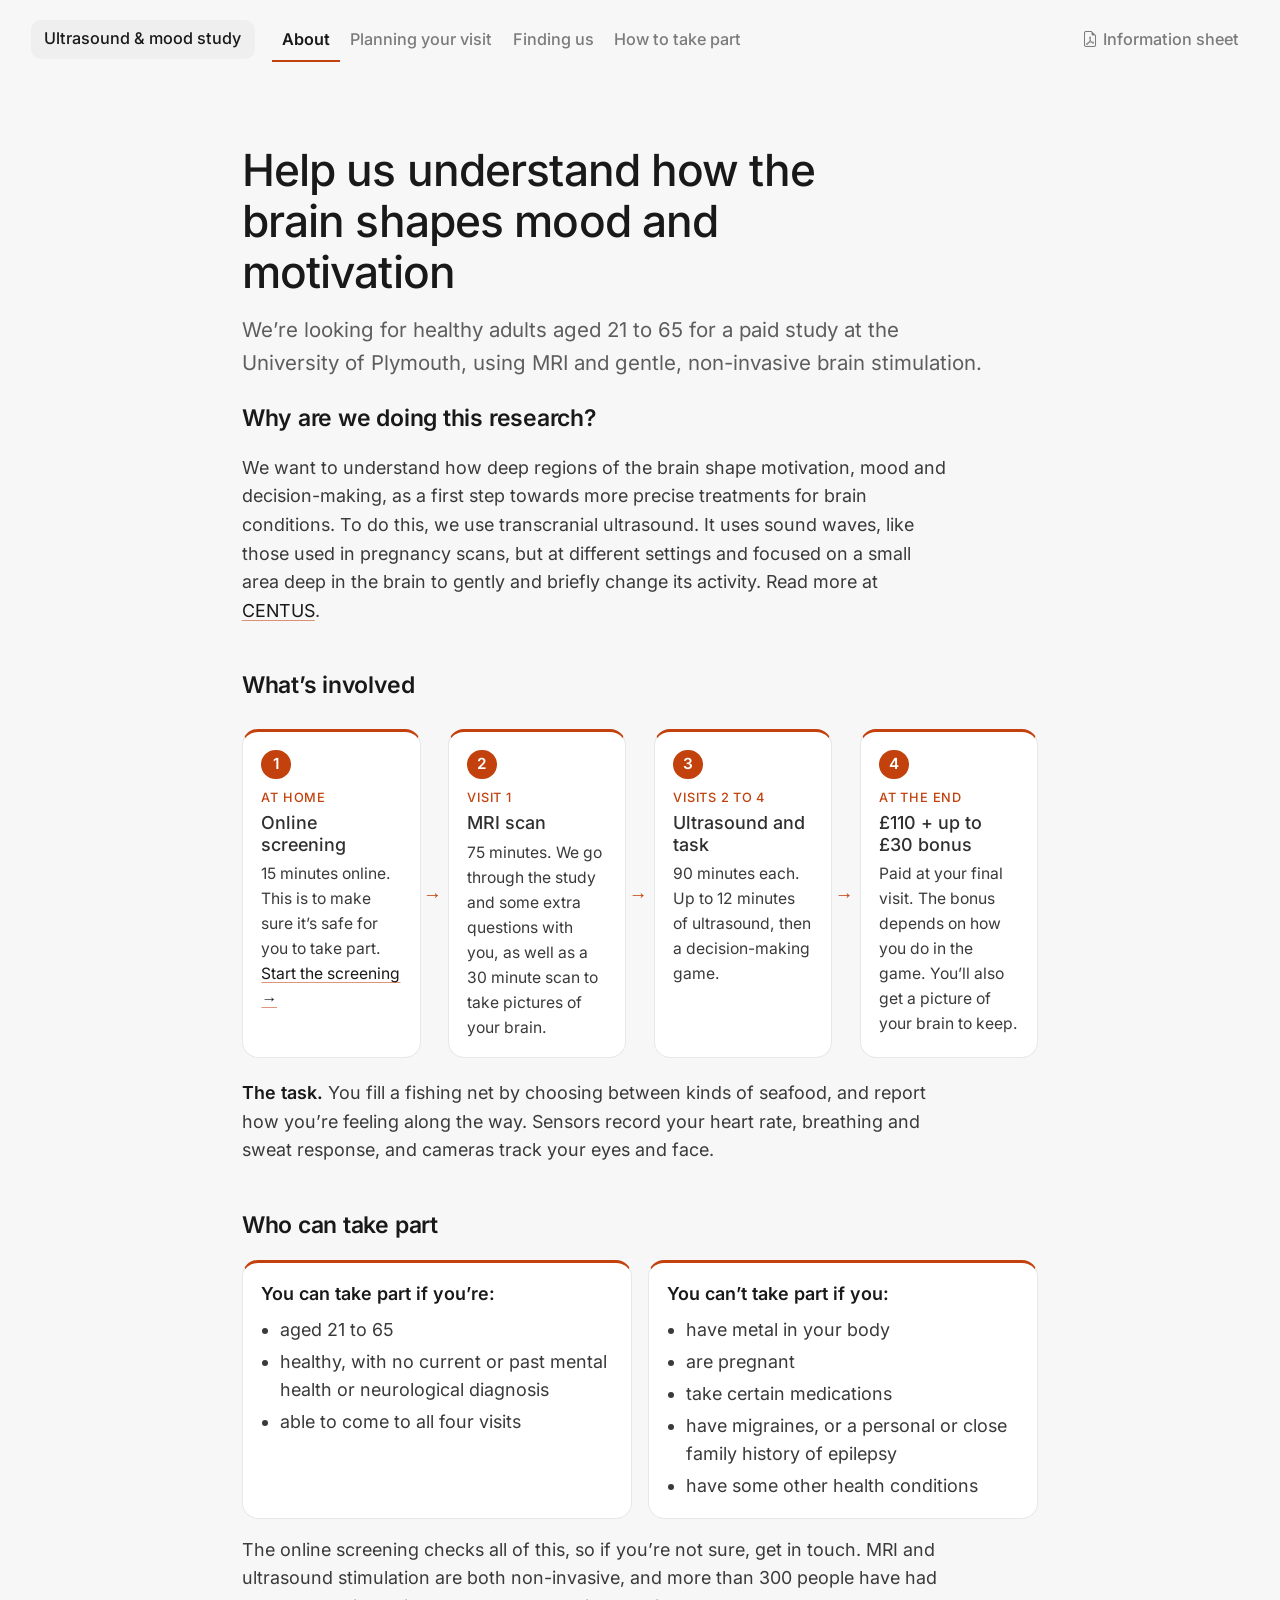
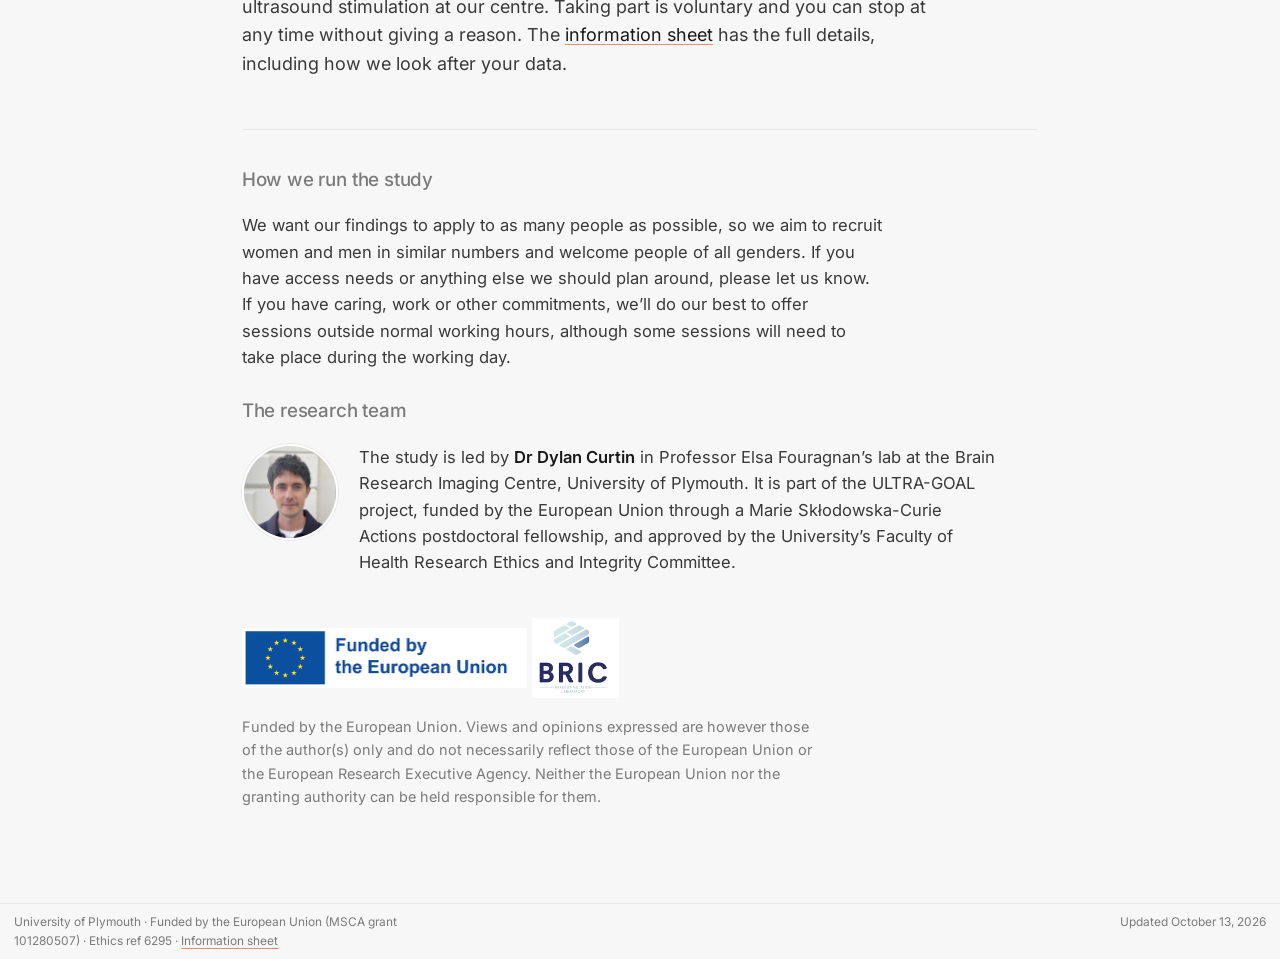
<file: index.html>
<!DOCTYPE html>
<html xmlns="http://www.w3.org/1999/xhtml" lang="en" xml:lang="en"><head>

<meta charset="utf-8">
<meta name="generator" content="quarto-1.9.36">

<meta name="viewport" content="width=device-width, initial-scale=1.0, user-scalable=yes">


<title>Help us understand how the brain shapes mood and motivation – Ultrasound &amp; mood study</title>
<style>
/* Default styles provided by pandoc.
** See https://pandoc.org/MANUAL.html#variables-for-html for config info.
*/
code{white-space: pre-wrap;}
span.smallcaps{font-variant: small-caps;}
div.columns{display: flex; gap: min(4vw, 1.5em);}
div.column{flex: auto; overflow-x: auto;}
div.hanging-indent{margin-left: 1.5em; text-indent: -1.5em;}
ul.task-list{list-style: none;}
ul.task-list li input[type="checkbox"] {
  width: 0.8em;
  margin: 0 0.8em 0.2em -1em; /* quarto-specific, see https://github.com/quarto-dev/quarto-cli/issues/4556 */ 
  vertical-align: middle;
}
</style>


<script src="site_libs/quarto-nav/quarto-nav.js"></script>
<script src="site_libs/quarto-html/quarto.js" type="module"></script>
<script src="site_libs/quarto-html/tabsets/tabsets.js" type="module"></script>
<script src="site_libs/quarto-html/popper.min.js"></script>
<script src="site_libs/quarto-html/tippy.umd.min.js"></script>
<link href="site_libs/quarto-html/tippy.css" rel="stylesheet">
<link href="site_libs/quarto-html/quarto-syntax-highlighting-845c23b38eaddc0f92fda52bfe77a8c8.css" rel="stylesheet" id="quarto-text-highlighting-styles">
<script src="site_libs/bootstrap/bootstrap.min.js"></script>
<link href="site_libs/bootstrap/bootstrap-icons.css" rel="stylesheet">
<link href="site_libs/bootstrap/bootstrap-741c6fe8a5a04eb974a42ee32e9e83b3.min.css" rel="stylesheet" append-hash="true" id="quarto-bootstrap" data-mode="light">
<script id="quarto-search-options" type="application/json">{
  "language": {
    "search-no-results-text": "No results",
    "search-matching-documents-text": "matching documents",
    "search-copy-link-title": "Copy link to search",
    "search-hide-matches-text": "Hide additional matches",
    "search-more-match-text": "more match in this document",
    "search-more-matches-text": "more matches in this document",
    "search-clear-button-title": "Clear",
    "search-text-placeholder": "",
    "search-detached-cancel-button-title": "Cancel",
    "search-submit-button-title": "Submit",
    "search-label": "Search"
  }
}</script>
<meta name="robots" content="noindex, nofollow">


<link rel="stylesheet" href="styles.css">
</head>

<body class="nav-fixed fullcontent quarto-light">

<div id="quarto-search-results"></div>
  <header id="quarto-header" class="headroom fixed-top">
    <nav class="navbar navbar-expand-lg " data-bs-theme="dark">
      <div class="navbar-container container-fluid">
      <div class="navbar-brand-container mx-auto">
    <a class="navbar-brand" href="./index.html">
    <span class="navbar-title">Ultrasound &amp; mood study</span>
    </a>
  </div>
          <button class="navbar-toggler" type="button" data-bs-toggle="collapse" data-bs-target="#navbarCollapse" aria-controls="navbarCollapse" role="menu" aria-expanded="false" aria-label="Toggle navigation" onclick="if (window.quartoToggleHeadroom) { window.quartoToggleHeadroom(); }">
  <span class="navbar-toggler-icon"></span>
</button>
          <div class="collapse navbar-collapse" id="navbarCollapse">
            <ul class="navbar-nav navbar-nav-scroll me-auto">
  <li class="nav-item">
    <a class="nav-link active" href="./index.html" aria-current="page"> 
<span class="menu-text">About</span></a>
  </li>  
  <li class="nav-item">
    <a class="nav-link" href="./before-your-visit.html"> 
<span class="menu-text">Planning your visit</span></a>
  </li>  
  <li class="nav-item">
    <a class="nav-link" href="./finding-us.html"> 
<span class="menu-text">Finding us</span></a>
  </li>  
  <li class="nav-item">
    <a class="nav-link" href="./contact.html"> 
<span class="menu-text">How to take part</span></a>
  </li>  
</ul>
            <ul class="navbar-nav navbar-nav-scroll ms-auto">
  <li class="nav-item">
    <a class="nav-link" href="./assets/info_sheet_v3.pdf"> <i class="bi bi-file-earmark-pdf" role="img">
</i> 
<span class="menu-text">Information sheet</span></a>
  </li>  
</ul>
          </div> <!-- /navcollapse -->
            <div class="quarto-navbar-tools">
</div>
      </div> <!-- /container-fluid -->
    </nav>
</header>
<!-- content -->
<div id="quarto-content" class="quarto-container page-columns page-rows-contents page-layout-article page-navbar">
<!-- sidebar -->
<!-- margin-sidebar -->
    
<!-- main -->
<main class="content" id="quarto-document-content">

<header id="title-block-header" class="quarto-title-block default">
<div class="quarto-title">
<h1 class="title">Help us understand how the brain shapes mood and motivation</h1>
</div>



<div class="quarto-title-meta">

    
  
    <div>
    <div class="quarto-title-meta-heading">Modified</div>
    <div class="quarto-title-meta-contents">
      <p class="date-modified">October 13, 2026</p>
    </div>
  </div>
    
  </div>
  


</header>


<div class="lead-text">
<p>We’re looking for healthy adults aged 21 to 65 for a paid study at the University of Plymouth, using MRI and gentle, non-invasive brain stimulation.</p>
</div>
<section id="why-are-we-doing-this-research" class="level2">
<h2 data-anchor-id="why-are-we-doing-this-research">Why are we doing this research?</h2>
<p>We want to understand how deep regions of the brain shape motivation, mood and decision-making, as a first step towards more precise treatments for brain conditions. To do this, we use transcranial ultrasound. It uses sound waves, like those used in pregnancy scans, but at different settings and focused on a small area deep in the brain to gently and briefly change its activity. Read more at <a href="https://www.plymouth.ac.uk/research/centus">CENTUS</a>.</p>
</section>
<section id="whats-involved" class="level2">
<h2 data-anchor-id="whats-involved">What’s involved</h2>
<div class="steps">
<div class="step">
<p><span class="num">At home</span></p>
<section id="online-screening" class="level3">
<h3 data-anchor-id="online-screening">Online screening</h3>
<p>15 minutes online. This is to make sure it’s safe for you to take part. <a href="https://psysurvey.plymouth.ac.uk/limesurvey/index.php?r=survey/index&amp;sid=910001&amp;lang=en">Start the screening →</a></p>
</section>
</div>
<div class="step">
<p><span class="num">Visit 1</span></p>
<section id="mri-scan" class="level3">
<h3 data-anchor-id="mri-scan">MRI scan</h3>
<p>75 minutes. We go through the study and some extra questions with you, as well as a 30 minute scan to take pictures of your brain.</p>
</section>
</div>
<div class="step">
<p><span class="num">Visits 2 to 4</span></p>
<section id="ultrasound-and-task" class="level3">
<h3 data-anchor-id="ultrasound-and-task">Ultrasound and task</h3>
<p>90 minutes each. Up to 12 minutes of ultrasound, then a decision-making game.</p>
</section>
</div>
<div class="step">
<p><span class="num">At the end</span></p>
<section id="up-to-30-bonus" class="level3">
<h3 data-anchor-id="up-to-30-bonus">£110 + up to £30 bonus</h3>
<p>Paid at your final visit. The bonus depends on how you do in the game. You’ll also get a picture of your brain to keep.</p>
</section>
</div>
</div>
<p><strong>The task.</strong> You fill a fishing net by choosing between kinds of seafood, and report how you’re feeling along the way. Sensors record your heart rate, breathing and sweat response, and cameras track your eyes and face.</p>
</section>
<section id="who-can-take-part" class="level2">
<h2 data-anchor-id="who-can-take-part">Who can take part</h2>
<div class="two-lists">
<div class="list-col">
<p><strong>You can take part if you’re:</strong></p>
<ul>
<li>aged 21 to 65</li>
<li>healthy, with no current or past mental health or neurological diagnosis</li>
<li>able to come to all four visits</li>
</ul>
</div>
<div class="list-col">
<p><strong>You can’t take part if you:</strong></p>
<ul>
<li>have metal in your body</li>
<li>are pregnant</li>
<li>take certain medications</li>
<li>have migraines, or a personal or close family history of epilepsy</li>
<li>have some other health conditions</li>
</ul>
</div>
</div>
<p>The online screening checks all of this, so if you’re not sure, get in touch. MRI and ultrasound stimulation are both non-invasive, and more than 300 people have had ultrasound stimulation at our centre. Taking part is voluntary and you can stop at any time without giving a reason. The <a href="assets/info_sheet_v3.pdf">information sheet</a> has the full details, including how we look after your data.</p>
</section>
<div class="background">
<section id="how-we-run-the-study" class="level2">
<h2 data-anchor-id="how-we-run-the-study">How we run the study</h2>
<p>We want our findings to apply to as many people as possible, so we aim to recruit women and men in similar numbers and welcome people of all genders. If you have access needs or anything else we should plan around, please let us know. If you have caring, work or other commitments, we’ll do our best to offer sessions outside normal working hours, although some sessions will need to take place during the working day.</p>
</section>
<section id="the-research-team" class="level2">
<h2 data-anchor-id="the-research-team">The research team</h2>
<div class="person">
<p><img src="images/dylan-curtin.jpg" alt="Dr Dylan Curtin" class="person-photo"></p>
<div class="person-text">
<p>The study is led by <strong>Dr Dylan Curtin</strong> in Professor Elsa Fouragnan’s lab at the Brain Research Imaging Centre, University of Plymouth. It is part of the ULTRA-GOAL project, funded by the European Union through a Marie Skłodowska-Curie Actions postdoctoral fellowship, and approved by the University’s Faculty of Health Research Ethics and Integrity Committee.</p>
</div>
</div>
<div class="logo-row">
<p><img src="images/eu-funded.png" alt="European Union flag with the words Funded by the European Union" class="logo-eu"> <img src="images/bric-logo.png" alt="Brain Research Imaging Centre, Brain Stimulation Laboratory logo" class="logo-bric"></p>
</div>
<div class="disclaimer">
<p>Funded by the European Union. Views and opinions expressed are however those of the author(s) only and do not necessarily reflect those of the European Union or the European Research Executive Agency. Neither the European Union nor the granting authority can be held responsible for them.</p>
</div>
</section>
</div>



</main> <!-- /main -->
<script>
/* Fetch the other tabs in the background so switching between them is near-instant. */
(function () {
  function prefetch() {
    var seen = {};
    document.querySelectorAll('.navbar a.nav-link[href$=".html"]').forEach(function (a) {
      var href = a.href;
      if (seen[href] || href === location.href) return;
      seen[href] = true;
      var l = document.createElement('link');
      l.rel = 'prefetch'; l.href = href;
      document.head.appendChild(l);
    });
  }
  if ('requestIdleCallback' in window) requestIdleCallback(prefetch, { timeout: 2000 });
  else window.addEventListener('load', function () { setTimeout(prefetch, 500); });
})();
</script>
<script id="quarto-html-after-body" type="application/javascript">
  window.document.addEventListener("DOMContentLoaded", function (event) {
      var localhostRegex = new RegExp(/^(?:http|https):\/\/localhost\:?[0-9]*\//);
      var mailtoRegex = new RegExp(/^mailto:/);
        var filterRegex = new RegExp("https:\/\/dylanjcurtin\.github\.io\/tus-study");
      var isInternal = (href) => {
          return filterRegex.test(href) || localhostRegex.test(href) || mailtoRegex.test(href);
      }
      // Inspect non-navigation links and adorn them if external
     var links = window.document.querySelectorAll('a[href]:not(.nav-link):not(.navbar-brand):not(.toc-action):not(.sidebar-link):not(.sidebar-item-toggle):not(.pagination-link):not(.no-external):not([aria-hidden]):not(.dropdown-item):not(.quarto-navigation-tool):not(.about-link)');
      for (var i=0; i<links.length; i++) {
        const link = links[i];
        if (!isInternal(link.href)) {
          // undo the damage that might have been done by quarto-nav.js in the case of
          // links that we want to consider external
          if (link.dataset.originalHref !== undefined) {
            link.href = link.dataset.originalHref;
          }
            // target, if specified
            link.setAttribute("target", "_blank");
            if (link.getAttribute("rel") === null) {
              link.setAttribute("rel", "noopener");
            }
        }
      }
    function tippyHover(el, contentFn, onTriggerFn, onUntriggerFn) {
      const config = {
        allowHTML: true,
        maxWidth: 500,
        delay: 100,
        arrow: false,
        appendTo: function(el) {
            return el.parentElement;
        },
        interactive: true,
        interactiveBorder: 10,
        theme: 'quarto',
        placement: 'bottom-start',
      };
      if (contentFn) {
        config.content = contentFn;
      }
      if (onTriggerFn) {
        config.onTrigger = onTriggerFn;
      }
      if (onUntriggerFn) {
        config.onUntrigger = onUntriggerFn;
      }
      window.tippy(el, config); 
    }
    const xrefs = window.document.querySelectorAll('a.quarto-xref');
    const processXRef = (id, note) => {
      // Strip column container classes
      const stripColumnClz = (el) => {
        el.classList.remove("page-full", "page-columns");
        if (el.children) {
          for (const child of el.children) {
            stripColumnClz(child);
          }
        }
      }
      stripColumnClz(note)
      if (id === null || id.startsWith('sec-')) {
        // Special case sections, only their first couple elements
        const container = document.createElement("div");
        if (note.children && note.children.length > 2) {
          container.appendChild(note.children[0].cloneNode(true));
          for (let i = 1; i < note.children.length; i++) {
            const child = note.children[i];
            if (child.tagName === "P" && child.innerText === "") {
              continue;
            } else {
              container.appendChild(child.cloneNode(true));
              break;
            }
          }
          if (window.Quarto?.typesetMath) {
            window.Quarto.typesetMath(container);
          }
          return container.innerHTML
        } else {
          if (window.Quarto?.typesetMath) {
            window.Quarto.typesetMath(note);
          }
          return note.innerHTML;
        }
      } else {
        // Remove any anchor links if they are present
        const anchorLink = note.querySelector('a.anchorjs-link');
        if (anchorLink) {
          anchorLink.remove();
        }
        if (window.Quarto?.typesetMath) {
          window.Quarto.typesetMath(note);
        }
        if (note.classList.contains("callout")) {
          return note.outerHTML;
        } else {
          return note.innerHTML;
        }
      }
    }
    for (var i=0; i<xrefs.length; i++) {
      const xref = xrefs[i];
      tippyHover(xref, undefined, function(instance) {
        instance.disable();
        let url = xref.getAttribute('href');
        let hash = undefined; 
        if (url.startsWith('#')) {
          hash = url;
        } else {
          try { hash = new URL(url).hash; } catch {}
        }
        if (hash) {
          const id = hash.replace(/^#\/?/, "");
          const note = window.document.getElementById(id);
          if (note !== null) {
            try {
              const html = processXRef(id, note.cloneNode(true));
              instance.setContent(html);
            } finally {
              instance.enable();
              instance.show();
            }
          } else {
            // See if we can fetch this
            fetch(url.split('#')[0])
            .then(res => res.text())
            .then(html => {
              const parser = new DOMParser();
              const htmlDoc = parser.parseFromString(html, "text/html");
              const note = htmlDoc.getElementById(id);
              if (note !== null) {
                const html = processXRef(id, note);
                instance.setContent(html);
              } 
            }).finally(() => {
              instance.enable();
              instance.show();
            });
          }
        } else {
          // See if we can fetch a full url (with no hash to target)
          // This is a special case and we should probably do some content thinning / targeting
          fetch(url)
          .then(res => res.text())
          .then(html => {
            const parser = new DOMParser();
            const htmlDoc = parser.parseFromString(html, "text/html");
            const note = htmlDoc.querySelector('main.content');
            if (note !== null) {
              // This should only happen for chapter cross references
              // (since there is no id in the URL)
              // remove the first header
              if (note.children.length > 0 && note.children[0].tagName === "HEADER") {
                note.children[0].remove();
              }
              const html = processXRef(null, note);
              instance.setContent(html);
            } 
          }).finally(() => {
            instance.enable();
            instance.show();
          });
        }
      }, function(instance) {
      });
    }
        let selectedAnnoteEl;
        const selectorForAnnotation = ( cell, annotation) => {
          let cellAttr = 'data-code-cell="' + cell + '"';
          let lineAttr = 'data-code-annotation="' +  annotation + '"';
          const selector = 'span[' + cellAttr + '][' + lineAttr + ']';
          return selector;
        }
        const selectCodeLines = (annoteEl) => {
          const doc = window.document;
          const targetCell = annoteEl.getAttribute("data-target-cell");
          const targetAnnotation = annoteEl.getAttribute("data-target-annotation");
          const annoteSpan = window.document.querySelector(selectorForAnnotation(targetCell, targetAnnotation));
          const lines = annoteSpan.getAttribute("data-code-lines").split(",");
          const lineIds = lines.map((line) => {
            return targetCell + "-" + line;
          })
          let top = null;
          let height = null;
          let parent = null;
          if (lineIds.length > 0) {
              //compute the position of the single el (top and bottom and make a div)
              const el = window.document.getElementById(lineIds[0]);
              top = el.offsetTop;
              height = el.offsetHeight;
              parent = el.parentElement.parentElement;
            if (lineIds.length > 1) {
              const lastEl = window.document.getElementById(lineIds[lineIds.length - 1]);
              const bottom = lastEl.offsetTop + lastEl.offsetHeight;
              height = bottom - top;
            }
            if (top !== null && height !== null && parent !== null) {
              // cook up a div (if necessary) and position it 
              let div = window.document.getElementById("code-annotation-line-highlight");
              if (div === null) {
                div = window.document.createElement("div");
                div.setAttribute("id", "code-annotation-line-highlight");
                div.style.position = 'absolute';
                parent.appendChild(div);
              }
              div.style.top = top - 2 + "px";
              div.style.height = height + 4 + "px";
              div.style.left = 0;
              let gutterDiv = window.document.getElementById("code-annotation-line-highlight-gutter");
              if (gutterDiv === null) {
                gutterDiv = window.document.createElement("div");
                gutterDiv.setAttribute("id", "code-annotation-line-highlight-gutter");
                gutterDiv.style.position = 'absolute';
                const codeCell = window.document.getElementById(targetCell);
                const gutter = codeCell.querySelector('.code-annotation-gutter');
                gutter.appendChild(gutterDiv);
              }
              gutterDiv.style.top = top - 2 + "px";
              gutterDiv.style.height = height + 4 + "px";
            }
            selectedAnnoteEl = annoteEl;
          }
        };
        const unselectCodeLines = () => {
          const elementsIds = ["code-annotation-line-highlight", "code-annotation-line-highlight-gutter"];
          elementsIds.forEach((elId) => {
            const div = window.document.getElementById(elId);
            if (div) {
              div.remove();
            }
          });
          selectedAnnoteEl = undefined;
        };
          // Handle positioning of the toggle
      window.addEventListener(
        "resize",
        throttle(() => {
          elRect = undefined;
          if (selectedAnnoteEl) {
            selectCodeLines(selectedAnnoteEl);
          }
        }, 10)
      );
      function throttle(fn, ms) {
      let throttle = false;
      let timer;
        return (...args) => {
          if(!throttle) { // first call gets through
              fn.apply(this, args);
              throttle = true;
          } else { // all the others get throttled
              if(timer) clearTimeout(timer); // cancel #2
              timer = setTimeout(() => {
                fn.apply(this, args);
                timer = throttle = false;
              }, ms);
          }
        };
      }
        // Attach click handler to the DT
        const annoteDls = window.document.querySelectorAll('dt[data-target-cell]');
        for (const annoteDlNode of annoteDls) {
          annoteDlNode.addEventListener('click', (event) => {
            const clickedEl = event.target;
            if (clickedEl !== selectedAnnoteEl) {
              unselectCodeLines();
              const activeEl = window.document.querySelector('dt[data-target-cell].code-annotation-active');
              if (activeEl) {
                activeEl.classList.remove('code-annotation-active');
              }
              selectCodeLines(clickedEl);
              clickedEl.classList.add('code-annotation-active');
            } else {
              // Unselect the line
              unselectCodeLines();
              clickedEl.classList.remove('code-annotation-active');
            }
          });
        }
  });
  </script>
</div> <!-- /content -->
<footer class="footer">
  <div class="nav-footer">
    <div class="nav-footer-left">
<p>University of Plymouth · Funded by the European Union (MSCA grant 101280507) · Ethics ref 6295 · <a href="assets/info_sheet_v3.pdf">Information sheet</a></p>
</div>   
    <div class="nav-footer-center">
      &nbsp;
    </div>
    <div class="nav-footer-right">
<p>Updated October 13, 2026</p>
</div>
  </div>
</footer>




</body></html>
</file>
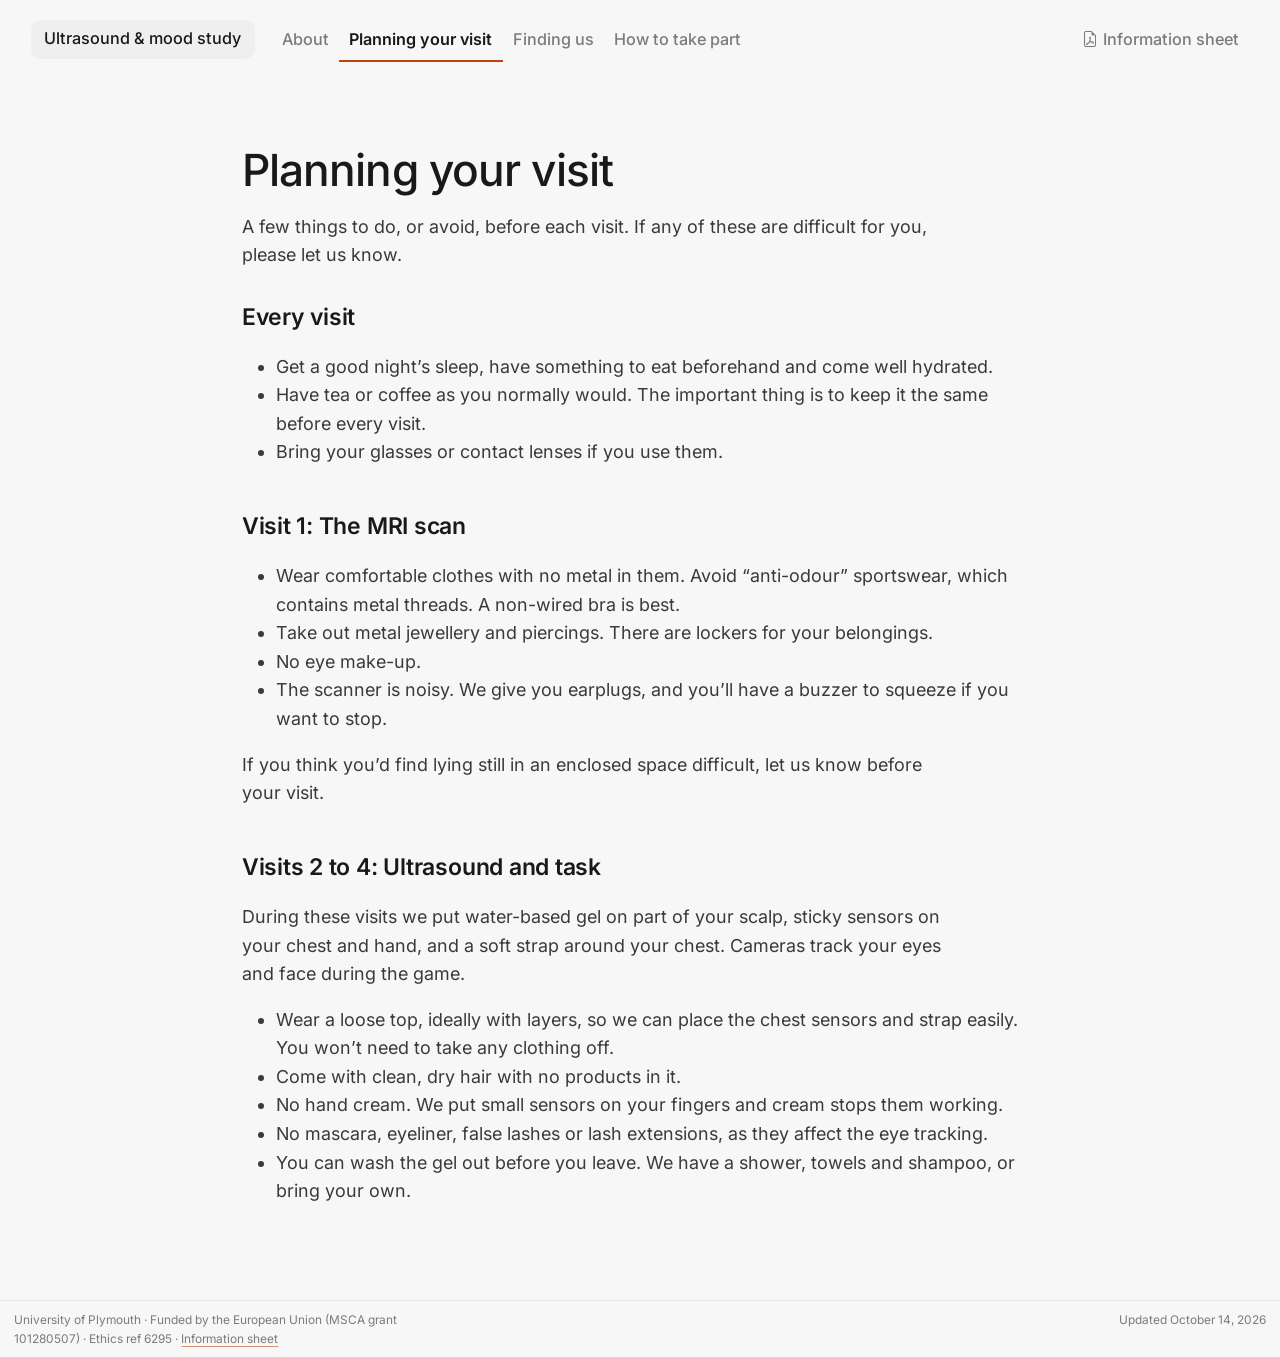
<file: before-your-visit.html>
<!DOCTYPE html>
<html xmlns="http://www.w3.org/1999/xhtml" lang="en" xml:lang="en"><head>

<meta charset="utf-8">
<meta name="generator" content="quarto-1.9.36">

<meta name="viewport" content="width=device-width, initial-scale=1.0, user-scalable=yes">


<title>Planning your visit – Ultrasound &amp; mood study</title>
<style>
/* Default styles provided by pandoc.
** See https://pandoc.org/MANUAL.html#variables-for-html for config info.
*/
code{white-space: pre-wrap;}
span.smallcaps{font-variant: small-caps;}
div.columns{display: flex; gap: min(4vw, 1.5em);}
div.column{flex: auto; overflow-x: auto;}
div.hanging-indent{margin-left: 1.5em; text-indent: -1.5em;}
ul.task-list{list-style: none;}
ul.task-list li input[type="checkbox"] {
  width: 0.8em;
  margin: 0 0.8em 0.2em -1em; /* quarto-specific, see https://github.com/quarto-dev/quarto-cli/issues/4556 */ 
  vertical-align: middle;
}
</style>


<script src="site_libs/quarto-nav/quarto-nav.js"></script>
<script src="site_libs/quarto-html/quarto.js" type="module"></script>
<script src="site_libs/quarto-html/tabsets/tabsets.js" type="module"></script>
<script src="site_libs/quarto-html/popper.min.js"></script>
<script src="site_libs/quarto-html/tippy.umd.min.js"></script>
<link href="site_libs/quarto-html/tippy.css" rel="stylesheet">
<link href="site_libs/quarto-html/quarto-syntax-highlighting-845c23b38eaddc0f92fda52bfe77a8c8.css" rel="stylesheet" id="quarto-text-highlighting-styles">
<script src="site_libs/bootstrap/bootstrap.min.js"></script>
<link href="site_libs/bootstrap/bootstrap-icons.css" rel="stylesheet">
<link href="site_libs/bootstrap/bootstrap-741c6fe8a5a04eb974a42ee32e9e83b3.min.css" rel="stylesheet" append-hash="true" id="quarto-bootstrap" data-mode="light">
<script id="quarto-search-options" type="application/json">{
  "language": {
    "search-no-results-text": "No results",
    "search-matching-documents-text": "matching documents",
    "search-copy-link-title": "Copy link to search",
    "search-hide-matches-text": "Hide additional matches",
    "search-more-match-text": "more match in this document",
    "search-more-matches-text": "more matches in this document",
    "search-clear-button-title": "Clear",
    "search-text-placeholder": "",
    "search-detached-cancel-button-title": "Cancel",
    "search-submit-button-title": "Submit",
    "search-label": "Search"
  }
}</script>
<meta name="robots" content="noindex, nofollow">


<link rel="stylesheet" href="styles.css">
</head>

<body class="nav-fixed fullcontent quarto-light">

<div id="quarto-search-results"></div>
  <header id="quarto-header" class="headroom fixed-top">
    <nav class="navbar navbar-expand-lg " data-bs-theme="dark">
      <div class="navbar-container container-fluid">
      <div class="navbar-brand-container mx-auto">
    <a class="navbar-brand" href="./index.html">
    <span class="navbar-title">Ultrasound &amp; mood study</span>
    </a>
  </div>
          <button class="navbar-toggler" type="button" data-bs-toggle="collapse" data-bs-target="#navbarCollapse" aria-controls="navbarCollapse" role="menu" aria-expanded="false" aria-label="Toggle navigation" onclick="if (window.quartoToggleHeadroom) { window.quartoToggleHeadroom(); }">
  <span class="navbar-toggler-icon"></span>
</button>
          <div class="collapse navbar-collapse" id="navbarCollapse">
            <ul class="navbar-nav navbar-nav-scroll me-auto">
  <li class="nav-item">
    <a class="nav-link" href="./index.html"> 
<span class="menu-text">About</span></a>
  </li>  
  <li class="nav-item">
    <a class="nav-link active" href="./before-your-visit.html" aria-current="page"> 
<span class="menu-text">Planning your visit</span></a>
  </li>  
  <li class="nav-item">
    <a class="nav-link" href="./finding-us.html"> 
<span class="menu-text">Finding us</span></a>
  </li>  
  <li class="nav-item">
    <a class="nav-link" href="./contact.html"> 
<span class="menu-text">How to take part</span></a>
  </li>  
</ul>
            <ul class="navbar-nav navbar-nav-scroll ms-auto">
  <li class="nav-item">
    <a class="nav-link" href="./assets/info_sheet_v3.pdf"> <i class="bi bi-file-earmark-pdf" role="img">
</i> 
<span class="menu-text">Information sheet</span></a>
  </li>  
</ul>
          </div> <!-- /navcollapse -->
            <div class="quarto-navbar-tools">
</div>
      </div> <!-- /container-fluid -->
    </nav>
</header>
<!-- content -->
<div id="quarto-content" class="quarto-container page-columns page-rows-contents page-layout-article page-navbar">
<!-- sidebar -->
<!-- margin-sidebar -->
    
<!-- main -->
<main class="content" id="quarto-document-content">

<header id="title-block-header" class="quarto-title-block default">
<div class="quarto-title">
<h1 class="title">Planning your visit</h1>
</div>



<div class="quarto-title-meta">

    
  
    <div>
    <div class="quarto-title-meta-heading">Modified</div>
    <div class="quarto-title-meta-contents">
      <p class="date-modified">October 14, 2026</p>
    </div>
  </div>
    
  </div>
  


</header>


<p>A few things to do, or avoid, before each visit. If any of these are difficult for you, please let us know.</p>
<section id="every-visit" class="level2">
<h2 data-anchor-id="every-visit">Every visit</h2>
<ul>
<li>Get a good night’s sleep, have something to eat beforehand and come well hydrated.</li>
<li>Have tea or coffee as you normally would. The important thing is to keep it the same before every visit.</li>
<li>Bring your glasses or contact lenses if you use them.</li>
</ul>
</section>
<section id="visit-1-the-mri-scan" class="level2">
<h2 data-anchor-id="visit-1-the-mri-scan">Visit 1: The MRI scan</h2>
<ul>
<li>Wear comfortable clothes with no metal in them. Avoid “anti-odour” sportswear, which contains metal threads. A non-wired bra is best.</li>
<li>Take out metal jewellery and piercings. There are lockers for your belongings.</li>
<li>No eye make-up.</li>
<li>The scanner is noisy. We give you earplugs, and you’ll have a buzzer to squeeze if you want to stop.</li>
</ul>
<p>If you think you’d find lying still in an enclosed space difficult, let us know before your visit.</p>
</section>
<section id="visits-2-to-4-ultrasound-and-task" class="level2">
<h2 data-anchor-id="visits-2-to-4-ultrasound-and-task">Visits 2 to 4: Ultrasound and task</h2>
<p>During these visits we put water-based gel on part of your scalp, sticky sensors on your chest and hand, and a soft strap around your chest. Cameras track your eyes and face during the game.</p>
<ul>
<li>Wear a loose top, ideally with layers, so we can place the chest sensors and strap easily. You won’t need to take any clothing off.</li>
<li>Come with clean, dry hair with no products in it.</li>
<li>No hand cream. We put small sensors on your fingers and cream stops them working.</li>
<li>No mascara, eyeliner, false lashes or lash extensions, as they affect the eye tracking.</li>
<li>You can wash the gel out before you leave. We have a shower, towels and shampoo, or bring your own.</li>
</ul>


</section>

</main> <!-- /main -->
<script>
/* Fetch the other tabs in the background so switching between them is near-instant. */
(function () {
  function prefetch() {
    var seen = {};
    document.querySelectorAll('.navbar a.nav-link[href$=".html"]').forEach(function (a) {
      var href = a.href;
      if (seen[href] || href === location.href) return;
      seen[href] = true;
      var l = document.createElement('link');
      l.rel = 'prefetch'; l.href = href;
      document.head.appendChild(l);
    });
  }
  if ('requestIdleCallback' in window) requestIdleCallback(prefetch, { timeout: 2000 });
  else window.addEventListener('load', function () { setTimeout(prefetch, 500); });
})();
</script>
<script id="quarto-html-after-body" type="application/javascript">
  window.document.addEventListener("DOMContentLoaded", function (event) {
      var localhostRegex = new RegExp(/^(?:http|https):\/\/localhost\:?[0-9]*\//);
      var mailtoRegex = new RegExp(/^mailto:/);
        var filterRegex = new RegExp("https:\/\/dylanjcurtin\.github\.io\/tus-study");
      var isInternal = (href) => {
          return filterRegex.test(href) || localhostRegex.test(href) || mailtoRegex.test(href);
      }
      // Inspect non-navigation links and adorn them if external
     var links = window.document.querySelectorAll('a[href]:not(.nav-link):not(.navbar-brand):not(.toc-action):not(.sidebar-link):not(.sidebar-item-toggle):not(.pagination-link):not(.no-external):not([aria-hidden]):not(.dropdown-item):not(.quarto-navigation-tool):not(.about-link)');
      for (var i=0; i<links.length; i++) {
        const link = links[i];
        if (!isInternal(link.href)) {
          // undo the damage that might have been done by quarto-nav.js in the case of
          // links that we want to consider external
          if (link.dataset.originalHref !== undefined) {
            link.href = link.dataset.originalHref;
          }
            // target, if specified
            link.setAttribute("target", "_blank");
            if (link.getAttribute("rel") === null) {
              link.setAttribute("rel", "noopener");
            }
        }
      }
    function tippyHover(el, contentFn, onTriggerFn, onUntriggerFn) {
      const config = {
        allowHTML: true,
        maxWidth: 500,
        delay: 100,
        arrow: false,
        appendTo: function(el) {
            return el.parentElement;
        },
        interactive: true,
        interactiveBorder: 10,
        theme: 'quarto',
        placement: 'bottom-start',
      };
      if (contentFn) {
        config.content = contentFn;
      }
      if (onTriggerFn) {
        config.onTrigger = onTriggerFn;
      }
      if (onUntriggerFn) {
        config.onUntrigger = onUntriggerFn;
      }
      window.tippy(el, config); 
    }
    const xrefs = window.document.querySelectorAll('a.quarto-xref');
    const processXRef = (id, note) => {
      // Strip column container classes
      const stripColumnClz = (el) => {
        el.classList.remove("page-full", "page-columns");
        if (el.children) {
          for (const child of el.children) {
            stripColumnClz(child);
          }
        }
      }
      stripColumnClz(note)
      if (id === null || id.startsWith('sec-')) {
        // Special case sections, only their first couple elements
        const container = document.createElement("div");
        if (note.children && note.children.length > 2) {
          container.appendChild(note.children[0].cloneNode(true));
          for (let i = 1; i < note.children.length; i++) {
            const child = note.children[i];
            if (child.tagName === "P" && child.innerText === "") {
              continue;
            } else {
              container.appendChild(child.cloneNode(true));
              break;
            }
          }
          if (window.Quarto?.typesetMath) {
            window.Quarto.typesetMath(container);
          }
          return container.innerHTML
        } else {
          if (window.Quarto?.typesetMath) {
            window.Quarto.typesetMath(note);
          }
          return note.innerHTML;
        }
      } else {
        // Remove any anchor links if they are present
        const anchorLink = note.querySelector('a.anchorjs-link');
        if (anchorLink) {
          anchorLink.remove();
        }
        if (window.Quarto?.typesetMath) {
          window.Quarto.typesetMath(note);
        }
        if (note.classList.contains("callout")) {
          return note.outerHTML;
        } else {
          return note.innerHTML;
        }
      }
    }
    for (var i=0; i<xrefs.length; i++) {
      const xref = xrefs[i];
      tippyHover(xref, undefined, function(instance) {
        instance.disable();
        let url = xref.getAttribute('href');
        let hash = undefined; 
        if (url.startsWith('#')) {
          hash = url;
        } else {
          try { hash = new URL(url).hash; } catch {}
        }
        if (hash) {
          const id = hash.replace(/^#\/?/, "");
          const note = window.document.getElementById(id);
          if (note !== null) {
            try {
              const html = processXRef(id, note.cloneNode(true));
              instance.setContent(html);
            } finally {
              instance.enable();
              instance.show();
            }
          } else {
            // See if we can fetch this
            fetch(url.split('#')[0])
            .then(res => res.text())
            .then(html => {
              const parser = new DOMParser();
              const htmlDoc = parser.parseFromString(html, "text/html");
              const note = htmlDoc.getElementById(id);
              if (note !== null) {
                const html = processXRef(id, note);
                instance.setContent(html);
              } 
            }).finally(() => {
              instance.enable();
              instance.show();
            });
          }
        } else {
          // See if we can fetch a full url (with no hash to target)
          // This is a special case and we should probably do some content thinning / targeting
          fetch(url)
          .then(res => res.text())
          .then(html => {
            const parser = new DOMParser();
            const htmlDoc = parser.parseFromString(html, "text/html");
            const note = htmlDoc.querySelector('main.content');
            if (note !== null) {
              // This should only happen for chapter cross references
              // (since there is no id in the URL)
              // remove the first header
              if (note.children.length > 0 && note.children[0].tagName === "HEADER") {
                note.children[0].remove();
              }
              const html = processXRef(null, note);
              instance.setContent(html);
            } 
          }).finally(() => {
            instance.enable();
            instance.show();
          });
        }
      }, function(instance) {
      });
    }
        let selectedAnnoteEl;
        const selectorForAnnotation = ( cell, annotation) => {
          let cellAttr = 'data-code-cell="' + cell + '"';
          let lineAttr = 'data-code-annotation="' +  annotation + '"';
          const selector = 'span[' + cellAttr + '][' + lineAttr + ']';
          return selector;
        }
        const selectCodeLines = (annoteEl) => {
          const doc = window.document;
          const targetCell = annoteEl.getAttribute("data-target-cell");
          const targetAnnotation = annoteEl.getAttribute("data-target-annotation");
          const annoteSpan = window.document.querySelector(selectorForAnnotation(targetCell, targetAnnotation));
          const lines = annoteSpan.getAttribute("data-code-lines").split(",");
          const lineIds = lines.map((line) => {
            return targetCell + "-" + line;
          })
          let top = null;
          let height = null;
          let parent = null;
          if (lineIds.length > 0) {
              //compute the position of the single el (top and bottom and make a div)
              const el = window.document.getElementById(lineIds[0]);
              top = el.offsetTop;
              height = el.offsetHeight;
              parent = el.parentElement.parentElement;
            if (lineIds.length > 1) {
              const lastEl = window.document.getElementById(lineIds[lineIds.length - 1]);
              const bottom = lastEl.offsetTop + lastEl.offsetHeight;
              height = bottom - top;
            }
            if (top !== null && height !== null && parent !== null) {
              // cook up a div (if necessary) and position it 
              let div = window.document.getElementById("code-annotation-line-highlight");
              if (div === null) {
                div = window.document.createElement("div");
                div.setAttribute("id", "code-annotation-line-highlight");
                div.style.position = 'absolute';
                parent.appendChild(div);
              }
              div.style.top = top - 2 + "px";
              div.style.height = height + 4 + "px";
              div.style.left = 0;
              let gutterDiv = window.document.getElementById("code-annotation-line-highlight-gutter");
              if (gutterDiv === null) {
                gutterDiv = window.document.createElement("div");
                gutterDiv.setAttribute("id", "code-annotation-line-highlight-gutter");
                gutterDiv.style.position = 'absolute';
                const codeCell = window.document.getElementById(targetCell);
                const gutter = codeCell.querySelector('.code-annotation-gutter');
                gutter.appendChild(gutterDiv);
              }
              gutterDiv.style.top = top - 2 + "px";
              gutterDiv.style.height = height + 4 + "px";
            }
            selectedAnnoteEl = annoteEl;
          }
        };
        const unselectCodeLines = () => {
          const elementsIds = ["code-annotation-line-highlight", "code-annotation-line-highlight-gutter"];
          elementsIds.forEach((elId) => {
            const div = window.document.getElementById(elId);
            if (div) {
              div.remove();
            }
          });
          selectedAnnoteEl = undefined;
        };
          // Handle positioning of the toggle
      window.addEventListener(
        "resize",
        throttle(() => {
          elRect = undefined;
          if (selectedAnnoteEl) {
            selectCodeLines(selectedAnnoteEl);
          }
        }, 10)
      );
      function throttle(fn, ms) {
      let throttle = false;
      let timer;
        return (...args) => {
          if(!throttle) { // first call gets through
              fn.apply(this, args);
              throttle = true;
          } else { // all the others get throttled
              if(timer) clearTimeout(timer); // cancel #2
              timer = setTimeout(() => {
                fn.apply(this, args);
                timer = throttle = false;
              }, ms);
          }
        };
      }
        // Attach click handler to the DT
        const annoteDls = window.document.querySelectorAll('dt[data-target-cell]');
        for (const annoteDlNode of annoteDls) {
          annoteDlNode.addEventListener('click', (event) => {
            const clickedEl = event.target;
            if (clickedEl !== selectedAnnoteEl) {
              unselectCodeLines();
              const activeEl = window.document.querySelector('dt[data-target-cell].code-annotation-active');
              if (activeEl) {
                activeEl.classList.remove('code-annotation-active');
              }
              selectCodeLines(clickedEl);
              clickedEl.classList.add('code-annotation-active');
            } else {
              // Unselect the line
              unselectCodeLines();
              clickedEl.classList.remove('code-annotation-active');
            }
          });
        }
  });
  </script>
</div> <!-- /content -->
<footer class="footer">
  <div class="nav-footer">
    <div class="nav-footer-left">
<p>University of Plymouth · Funded by the European Union (MSCA grant 101280507) · Ethics ref 6295 · <a href="assets/info_sheet_v3.pdf">Information sheet</a></p>
</div>   
    <div class="nav-footer-center">
      &nbsp;
    </div>
    <div class="nav-footer-right">
<p>Updated October 14, 2026</p>
</div>
  </div>
</footer>




</body></html>
</file>
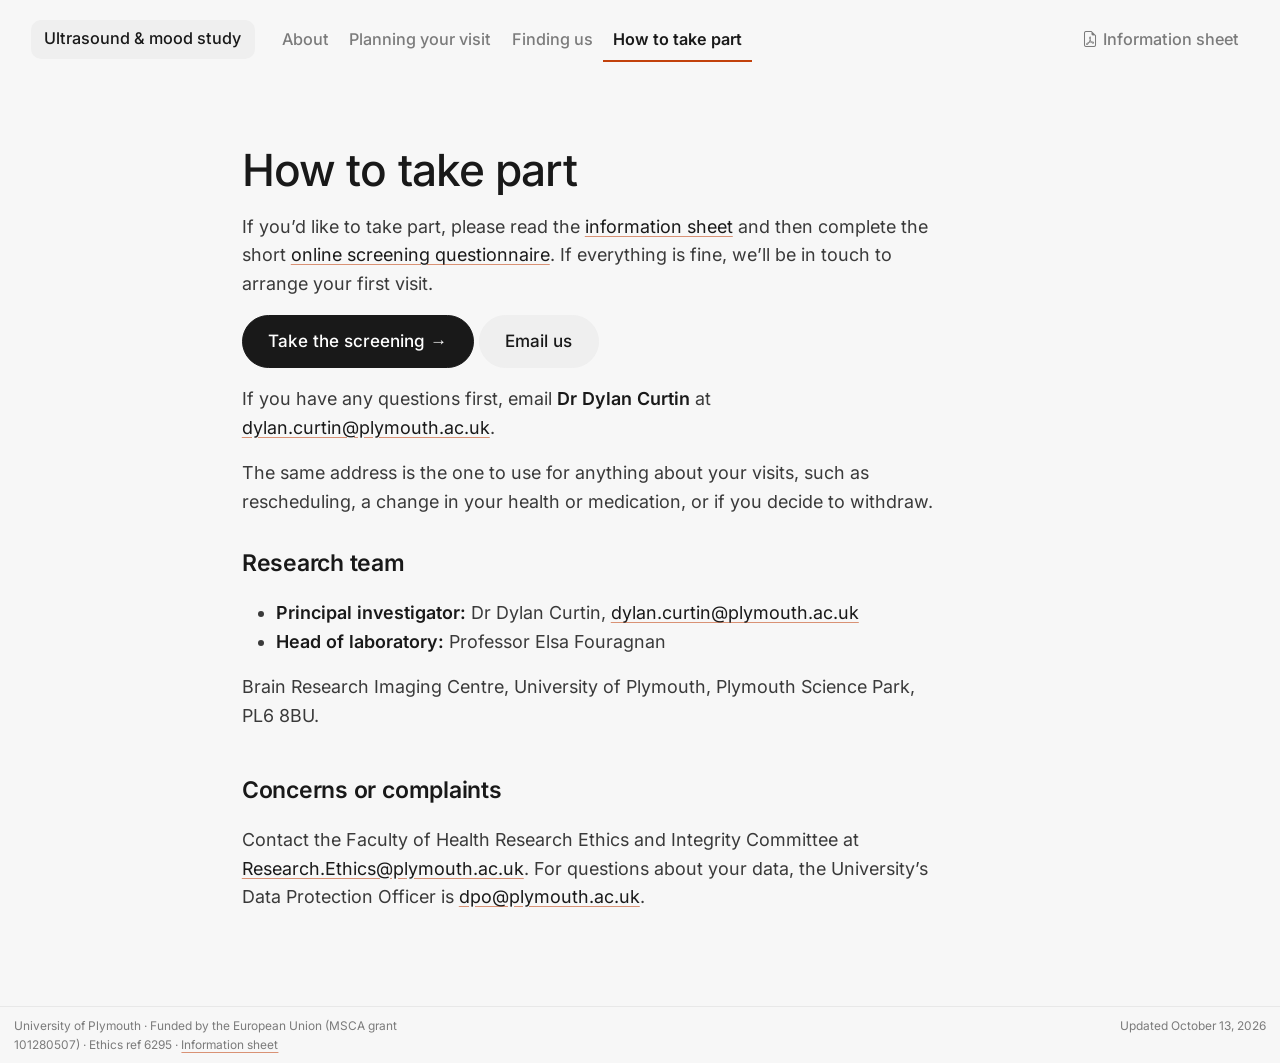
<file: contact.html>
<!DOCTYPE html>
<html xmlns="http://www.w3.org/1999/xhtml" lang="en" xml:lang="en"><head>

<meta charset="utf-8">
<meta name="generator" content="quarto-1.9.36">

<meta name="viewport" content="width=device-width, initial-scale=1.0, user-scalable=yes">


<title>How to take part – Ultrasound &amp; mood study</title>
<style>
/* Default styles provided by pandoc.
** See https://pandoc.org/MANUAL.html#variables-for-html for config info.
*/
code{white-space: pre-wrap;}
span.smallcaps{font-variant: small-caps;}
div.columns{display: flex; gap: min(4vw, 1.5em);}
div.column{flex: auto; overflow-x: auto;}
div.hanging-indent{margin-left: 1.5em; text-indent: -1.5em;}
ul.task-list{list-style: none;}
ul.task-list li input[type="checkbox"] {
  width: 0.8em;
  margin: 0 0.8em 0.2em -1em; /* quarto-specific, see https://github.com/quarto-dev/quarto-cli/issues/4556 */ 
  vertical-align: middle;
}
</style>


<script src="site_libs/quarto-nav/quarto-nav.js"></script>
<script src="site_libs/quarto-html/quarto.js" type="module"></script>
<script src="site_libs/quarto-html/tabsets/tabsets.js" type="module"></script>
<script src="site_libs/quarto-html/popper.min.js"></script>
<script src="site_libs/quarto-html/tippy.umd.min.js"></script>
<link href="site_libs/quarto-html/tippy.css" rel="stylesheet">
<link href="site_libs/quarto-html/quarto-syntax-highlighting-845c23b38eaddc0f92fda52bfe77a8c8.css" rel="stylesheet" id="quarto-text-highlighting-styles">
<script src="site_libs/bootstrap/bootstrap.min.js"></script>
<link href="site_libs/bootstrap/bootstrap-icons.css" rel="stylesheet">
<link href="site_libs/bootstrap/bootstrap-741c6fe8a5a04eb974a42ee32e9e83b3.min.css" rel="stylesheet" append-hash="true" id="quarto-bootstrap" data-mode="light">
<script id="quarto-search-options" type="application/json">{
  "language": {
    "search-no-results-text": "No results",
    "search-matching-documents-text": "matching documents",
    "search-copy-link-title": "Copy link to search",
    "search-hide-matches-text": "Hide additional matches",
    "search-more-match-text": "more match in this document",
    "search-more-matches-text": "more matches in this document",
    "search-clear-button-title": "Clear",
    "search-text-placeholder": "",
    "search-detached-cancel-button-title": "Cancel",
    "search-submit-button-title": "Submit",
    "search-label": "Search"
  }
}</script>
<meta name="robots" content="noindex, nofollow">


<link rel="stylesheet" href="styles.css">
</head>

<body class="nav-fixed fullcontent quarto-light">

<div id="quarto-search-results"></div>
  <header id="quarto-header" class="headroom fixed-top">
    <nav class="navbar navbar-expand-lg " data-bs-theme="dark">
      <div class="navbar-container container-fluid">
      <div class="navbar-brand-container mx-auto">
    <a class="navbar-brand" href="./index.html">
    <span class="navbar-title">Ultrasound &amp; mood study</span>
    </a>
  </div>
          <button class="navbar-toggler" type="button" data-bs-toggle="collapse" data-bs-target="#navbarCollapse" aria-controls="navbarCollapse" role="menu" aria-expanded="false" aria-label="Toggle navigation" onclick="if (window.quartoToggleHeadroom) { window.quartoToggleHeadroom(); }">
  <span class="navbar-toggler-icon"></span>
</button>
          <div class="collapse navbar-collapse" id="navbarCollapse">
            <ul class="navbar-nav navbar-nav-scroll me-auto">
  <li class="nav-item">
    <a class="nav-link" href="./index.html"> 
<span class="menu-text">About</span></a>
  </li>  
  <li class="nav-item">
    <a class="nav-link" href="./before-your-visit.html"> 
<span class="menu-text">Planning your visit</span></a>
  </li>  
  <li class="nav-item">
    <a class="nav-link" href="./finding-us.html"> 
<span class="menu-text">Finding us</span></a>
  </li>  
  <li class="nav-item">
    <a class="nav-link active" href="./contact.html" aria-current="page"> 
<span class="menu-text">How to take part</span></a>
  </li>  
</ul>
            <ul class="navbar-nav navbar-nav-scroll ms-auto">
  <li class="nav-item">
    <a class="nav-link" href="./assets/info_sheet_v3.pdf"> <i class="bi bi-file-earmark-pdf" role="img">
</i> 
<span class="menu-text">Information sheet</span></a>
  </li>  
</ul>
          </div> <!-- /navcollapse -->
            <div class="quarto-navbar-tools">
</div>
      </div> <!-- /container-fluid -->
    </nav>
</header>
<!-- content -->
<div id="quarto-content" class="quarto-container page-columns page-rows-contents page-layout-article page-navbar">
<!-- sidebar -->
<!-- margin-sidebar -->
    
<!-- main -->
<main class="content" id="quarto-document-content">

<header id="title-block-header" class="quarto-title-block default">
<div class="quarto-title">
<h1 class="title">How to take part</h1>
</div>



<div class="quarto-title-meta">

    
  
    <div>
    <div class="quarto-title-meta-heading">Modified</div>
    <div class="quarto-title-meta-contents">
      <p class="date-modified">October 13, 2026</p>
    </div>
  </div>
    
  </div>
  


</header>


<p>If you’d like to take part, please read the <a href="assets/info_sheet_v3.pdf">information sheet</a> and then complete the short <a href="https://psysurvey.plymouth.ac.uk/limesurvey/index.php?r=survey/index&amp;sid=910001&amp;lang=en">online screening questionnaire</a>. If everything is fine, we’ll be in touch to arrange your first visit.</p>
<p><a href="https://psysurvey.plymouth.ac.uk/limesurvey/index.php?r=survey/index&amp;sid=910001&amp;lang=en" class="btn btn-primary btn-lg">Take the screening →</a> <a href="mailto:dylan.curtin@plymouth.ac.uk?subject=TUS%20study" class="btn btn-outline-secondary btn-lg">Email us</a></p>
<p>If you have any questions first, email <strong>Dr Dylan Curtin</strong> at <a href="mailto:dylan.curtin@plymouth.ac.uk?subject=TUS%20study">dylan.curtin@plymouth.ac.uk</a>.</p>
<p>The same address is the one to use for anything about your visits, such as rescheduling, a change in your health or medication, or if you decide to withdraw.</p>
<section id="research-team" class="level2">
<h2 data-anchor-id="research-team">Research team</h2>
<ul>
<li><strong>Principal investigator:</strong> Dr Dylan Curtin, <a href="mailto:dylan.curtin@plymouth.ac.uk">dylan.curtin@plymouth.ac.uk</a></li>
<li><strong>Head of laboratory:</strong> Professor Elsa Fouragnan</li>
</ul>
<p>Brain Research Imaging Centre, University of Plymouth, Plymouth Science Park, PL6 8BU.</p>
</section>
<section id="concerns-or-complaints" class="level2">
<h2 data-anchor-id="concerns-or-complaints">Concerns or complaints</h2>
<p>Contact the Faculty of Health Research Ethics and Integrity Committee at <a href="mailto:Research.Ethics@plymouth.ac.uk">Research.Ethics@plymouth.ac.uk</a>. For questions about your data, the University’s Data Protection Officer is <a href="mailto:dpo@plymouth.ac.uk">dpo@plymouth.ac.uk</a>.</p>


</section>

</main> <!-- /main -->
<script>
/* Fetch the other tabs in the background so switching between them is near-instant. */
(function () {
  function prefetch() {
    var seen = {};
    document.querySelectorAll('.navbar a.nav-link[href$=".html"]').forEach(function (a) {
      var href = a.href;
      if (seen[href] || href === location.href) return;
      seen[href] = true;
      var l = document.createElement('link');
      l.rel = 'prefetch'; l.href = href;
      document.head.appendChild(l);
    });
  }
  if ('requestIdleCallback' in window) requestIdleCallback(prefetch, { timeout: 2000 });
  else window.addEventListener('load', function () { setTimeout(prefetch, 500); });
})();
</script>
<script id="quarto-html-after-body" type="application/javascript">
  window.document.addEventListener("DOMContentLoaded", function (event) {
      var localhostRegex = new RegExp(/^(?:http|https):\/\/localhost\:?[0-9]*\//);
      var mailtoRegex = new RegExp(/^mailto:/);
        var filterRegex = new RegExp("https:\/\/dylanjcurtin\.github\.io\/tus-study");
      var isInternal = (href) => {
          return filterRegex.test(href) || localhostRegex.test(href) || mailtoRegex.test(href);
      }
      // Inspect non-navigation links and adorn them if external
     var links = window.document.querySelectorAll('a[href]:not(.nav-link):not(.navbar-brand):not(.toc-action):not(.sidebar-link):not(.sidebar-item-toggle):not(.pagination-link):not(.no-external):not([aria-hidden]):not(.dropdown-item):not(.quarto-navigation-tool):not(.about-link)');
      for (var i=0; i<links.length; i++) {
        const link = links[i];
        if (!isInternal(link.href)) {
          // undo the damage that might have been done by quarto-nav.js in the case of
          // links that we want to consider external
          if (link.dataset.originalHref !== undefined) {
            link.href = link.dataset.originalHref;
          }
            // target, if specified
            link.setAttribute("target", "_blank");
            if (link.getAttribute("rel") === null) {
              link.setAttribute("rel", "noopener");
            }
        }
      }
    function tippyHover(el, contentFn, onTriggerFn, onUntriggerFn) {
      const config = {
        allowHTML: true,
        maxWidth: 500,
        delay: 100,
        arrow: false,
        appendTo: function(el) {
            return el.parentElement;
        },
        interactive: true,
        interactiveBorder: 10,
        theme: 'quarto',
        placement: 'bottom-start',
      };
      if (contentFn) {
        config.content = contentFn;
      }
      if (onTriggerFn) {
        config.onTrigger = onTriggerFn;
      }
      if (onUntriggerFn) {
        config.onUntrigger = onUntriggerFn;
      }
      window.tippy(el, config); 
    }
    const xrefs = window.document.querySelectorAll('a.quarto-xref');
    const processXRef = (id, note) => {
      // Strip column container classes
      const stripColumnClz = (el) => {
        el.classList.remove("page-full", "page-columns");
        if (el.children) {
          for (const child of el.children) {
            stripColumnClz(child);
          }
        }
      }
      stripColumnClz(note)
      if (id === null || id.startsWith('sec-')) {
        // Special case sections, only their first couple elements
        const container = document.createElement("div");
        if (note.children && note.children.length > 2) {
          container.appendChild(note.children[0].cloneNode(true));
          for (let i = 1; i < note.children.length; i++) {
            const child = note.children[i];
            if (child.tagName === "P" && child.innerText === "") {
              continue;
            } else {
              container.appendChild(child.cloneNode(true));
              break;
            }
          }
          if (window.Quarto?.typesetMath) {
            window.Quarto.typesetMath(container);
          }
          return container.innerHTML
        } else {
          if (window.Quarto?.typesetMath) {
            window.Quarto.typesetMath(note);
          }
          return note.innerHTML;
        }
      } else {
        // Remove any anchor links if they are present
        const anchorLink = note.querySelector('a.anchorjs-link');
        if (anchorLink) {
          anchorLink.remove();
        }
        if (window.Quarto?.typesetMath) {
          window.Quarto.typesetMath(note);
        }
        if (note.classList.contains("callout")) {
          return note.outerHTML;
        } else {
          return note.innerHTML;
        }
      }
    }
    for (var i=0; i<xrefs.length; i++) {
      const xref = xrefs[i];
      tippyHover(xref, undefined, function(instance) {
        instance.disable();
        let url = xref.getAttribute('href');
        let hash = undefined; 
        if (url.startsWith('#')) {
          hash = url;
        } else {
          try { hash = new URL(url).hash; } catch {}
        }
        if (hash) {
          const id = hash.replace(/^#\/?/, "");
          const note = window.document.getElementById(id);
          if (note !== null) {
            try {
              const html = processXRef(id, note.cloneNode(true));
              instance.setContent(html);
            } finally {
              instance.enable();
              instance.show();
            }
          } else {
            // See if we can fetch this
            fetch(url.split('#')[0])
            .then(res => res.text())
            .then(html => {
              const parser = new DOMParser();
              const htmlDoc = parser.parseFromString(html, "text/html");
              const note = htmlDoc.getElementById(id);
              if (note !== null) {
                const html = processXRef(id, note);
                instance.setContent(html);
              } 
            }).finally(() => {
              instance.enable();
              instance.show();
            });
          }
        } else {
          // See if we can fetch a full url (with no hash to target)
          // This is a special case and we should probably do some content thinning / targeting
          fetch(url)
          .then(res => res.text())
          .then(html => {
            const parser = new DOMParser();
            const htmlDoc = parser.parseFromString(html, "text/html");
            const note = htmlDoc.querySelector('main.content');
            if (note !== null) {
              // This should only happen for chapter cross references
              // (since there is no id in the URL)
              // remove the first header
              if (note.children.length > 0 && note.children[0].tagName === "HEADER") {
                note.children[0].remove();
              }
              const html = processXRef(null, note);
              instance.setContent(html);
            } 
          }).finally(() => {
            instance.enable();
            instance.show();
          });
        }
      }, function(instance) {
      });
    }
        let selectedAnnoteEl;
        const selectorForAnnotation = ( cell, annotation) => {
          let cellAttr = 'data-code-cell="' + cell + '"';
          let lineAttr = 'data-code-annotation="' +  annotation + '"';
          const selector = 'span[' + cellAttr + '][' + lineAttr + ']';
          return selector;
        }
        const selectCodeLines = (annoteEl) => {
          const doc = window.document;
          const targetCell = annoteEl.getAttribute("data-target-cell");
          const targetAnnotation = annoteEl.getAttribute("data-target-annotation");
          const annoteSpan = window.document.querySelector(selectorForAnnotation(targetCell, targetAnnotation));
          const lines = annoteSpan.getAttribute("data-code-lines").split(",");
          const lineIds = lines.map((line) => {
            return targetCell + "-" + line;
          })
          let top = null;
          let height = null;
          let parent = null;
          if (lineIds.length > 0) {
              //compute the position of the single el (top and bottom and make a div)
              const el = window.document.getElementById(lineIds[0]);
              top = el.offsetTop;
              height = el.offsetHeight;
              parent = el.parentElement.parentElement;
            if (lineIds.length > 1) {
              const lastEl = window.document.getElementById(lineIds[lineIds.length - 1]);
              const bottom = lastEl.offsetTop + lastEl.offsetHeight;
              height = bottom - top;
            }
            if (top !== null && height !== null && parent !== null) {
              // cook up a div (if necessary) and position it 
              let div = window.document.getElementById("code-annotation-line-highlight");
              if (div === null) {
                div = window.document.createElement("div");
                div.setAttribute("id", "code-annotation-line-highlight");
                div.style.position = 'absolute';
                parent.appendChild(div);
              }
              div.style.top = top - 2 + "px";
              div.style.height = height + 4 + "px";
              div.style.left = 0;
              let gutterDiv = window.document.getElementById("code-annotation-line-highlight-gutter");
              if (gutterDiv === null) {
                gutterDiv = window.document.createElement("div");
                gutterDiv.setAttribute("id", "code-annotation-line-highlight-gutter");
                gutterDiv.style.position = 'absolute';
                const codeCell = window.document.getElementById(targetCell);
                const gutter = codeCell.querySelector('.code-annotation-gutter');
                gutter.appendChild(gutterDiv);
              }
              gutterDiv.style.top = top - 2 + "px";
              gutterDiv.style.height = height + 4 + "px";
            }
            selectedAnnoteEl = annoteEl;
          }
        };
        const unselectCodeLines = () => {
          const elementsIds = ["code-annotation-line-highlight", "code-annotation-line-highlight-gutter"];
          elementsIds.forEach((elId) => {
            const div = window.document.getElementById(elId);
            if (div) {
              div.remove();
            }
          });
          selectedAnnoteEl = undefined;
        };
          // Handle positioning of the toggle
      window.addEventListener(
        "resize",
        throttle(() => {
          elRect = undefined;
          if (selectedAnnoteEl) {
            selectCodeLines(selectedAnnoteEl);
          }
        }, 10)
      );
      function throttle(fn, ms) {
      let throttle = false;
      let timer;
        return (...args) => {
          if(!throttle) { // first call gets through
              fn.apply(this, args);
              throttle = true;
          } else { // all the others get throttled
              if(timer) clearTimeout(timer); // cancel #2
              timer = setTimeout(() => {
                fn.apply(this, args);
                timer = throttle = false;
              }, ms);
          }
        };
      }
        // Attach click handler to the DT
        const annoteDls = window.document.querySelectorAll('dt[data-target-cell]');
        for (const annoteDlNode of annoteDls) {
          annoteDlNode.addEventListener('click', (event) => {
            const clickedEl = event.target;
            if (clickedEl !== selectedAnnoteEl) {
              unselectCodeLines();
              const activeEl = window.document.querySelector('dt[data-target-cell].code-annotation-active');
              if (activeEl) {
                activeEl.classList.remove('code-annotation-active');
              }
              selectCodeLines(clickedEl);
              clickedEl.classList.add('code-annotation-active');
            } else {
              // Unselect the line
              unselectCodeLines();
              clickedEl.classList.remove('code-annotation-active');
            }
          });
        }
  });
  </script>
</div> <!-- /content -->
<footer class="footer">
  <div class="nav-footer">
    <div class="nav-footer-left">
<p>University of Plymouth · Funded by the European Union (MSCA grant 101280507) · Ethics ref 6295 · <a href="assets/info_sheet_v3.pdf">Information sheet</a></p>
</div>   
    <div class="nav-footer-center">
      &nbsp;
    </div>
    <div class="nav-footer-right">
<p>Updated October 13, 2026</p>
</div>
  </div>
</footer>




</body></html>
</file>
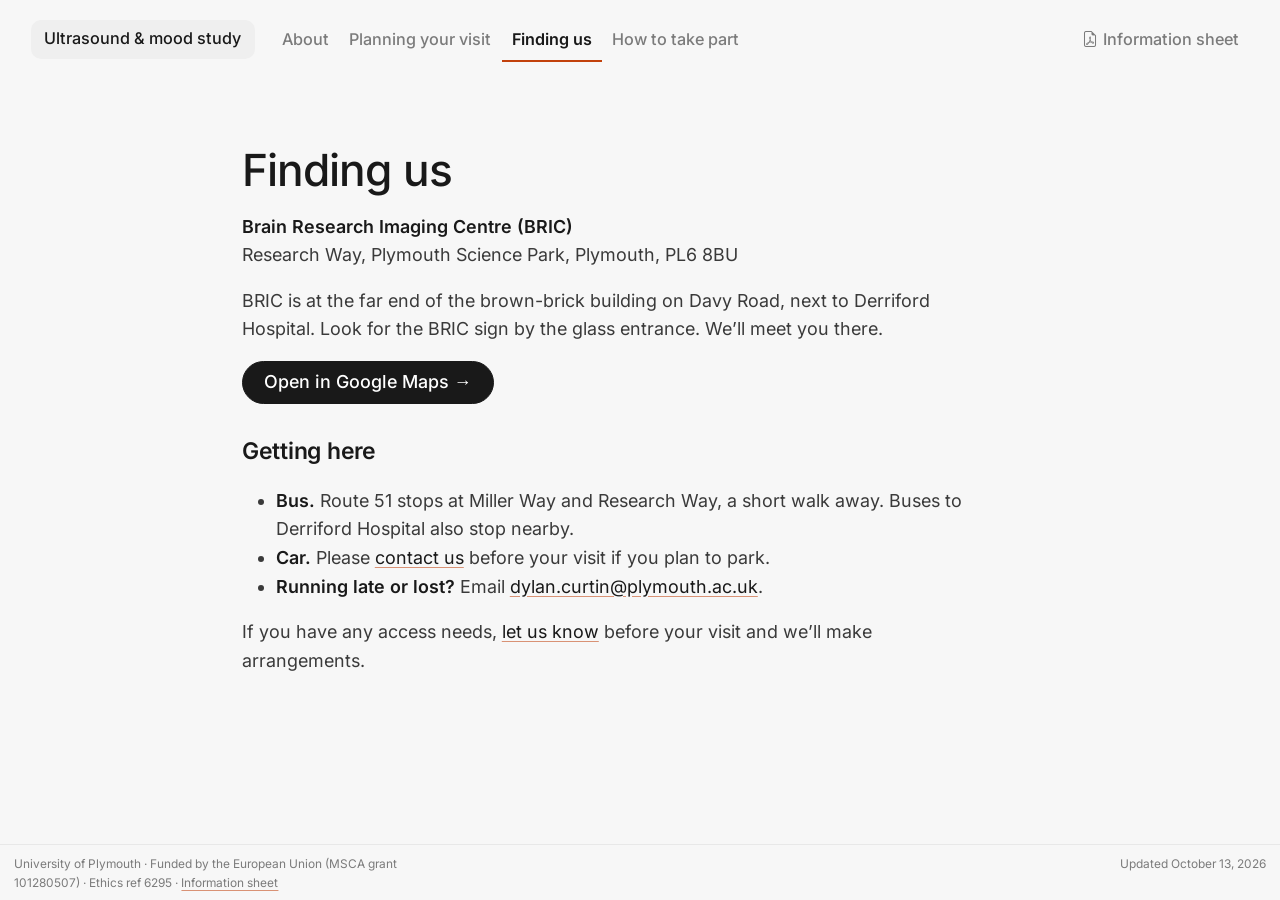
<file: finding-us.html>
<!DOCTYPE html>
<html xmlns="http://www.w3.org/1999/xhtml" lang="en" xml:lang="en"><head>

<meta charset="utf-8">
<meta name="generator" content="quarto-1.9.36">

<meta name="viewport" content="width=device-width, initial-scale=1.0, user-scalable=yes">


<title>Finding us – Ultrasound &amp; mood study</title>
<style>
/* Default styles provided by pandoc.
** See https://pandoc.org/MANUAL.html#variables-for-html for config info.
*/
code{white-space: pre-wrap;}
span.smallcaps{font-variant: small-caps;}
div.columns{display: flex; gap: min(4vw, 1.5em);}
div.column{flex: auto; overflow-x: auto;}
div.hanging-indent{margin-left: 1.5em; text-indent: -1.5em;}
ul.task-list{list-style: none;}
ul.task-list li input[type="checkbox"] {
  width: 0.8em;
  margin: 0 0.8em 0.2em -1em; /* quarto-specific, see https://github.com/quarto-dev/quarto-cli/issues/4556 */ 
  vertical-align: middle;
}
</style>


<script src="site_libs/quarto-nav/quarto-nav.js"></script>
<script src="site_libs/quarto-html/quarto.js" type="module"></script>
<script src="site_libs/quarto-html/tabsets/tabsets.js" type="module"></script>
<script src="site_libs/quarto-html/popper.min.js"></script>
<script src="site_libs/quarto-html/tippy.umd.min.js"></script>
<link href="site_libs/quarto-html/tippy.css" rel="stylesheet">
<link href="site_libs/quarto-html/quarto-syntax-highlighting-845c23b38eaddc0f92fda52bfe77a8c8.css" rel="stylesheet" id="quarto-text-highlighting-styles">
<script src="site_libs/bootstrap/bootstrap.min.js"></script>
<link href="site_libs/bootstrap/bootstrap-icons.css" rel="stylesheet">
<link href="site_libs/bootstrap/bootstrap-741c6fe8a5a04eb974a42ee32e9e83b3.min.css" rel="stylesheet" append-hash="true" id="quarto-bootstrap" data-mode="light">
<script id="quarto-search-options" type="application/json">{
  "language": {
    "search-no-results-text": "No results",
    "search-matching-documents-text": "matching documents",
    "search-copy-link-title": "Copy link to search",
    "search-hide-matches-text": "Hide additional matches",
    "search-more-match-text": "more match in this document",
    "search-more-matches-text": "more matches in this document",
    "search-clear-button-title": "Clear",
    "search-text-placeholder": "",
    "search-detached-cancel-button-title": "Cancel",
    "search-submit-button-title": "Submit",
    "search-label": "Search"
  }
}</script>
<meta name="robots" content="noindex, nofollow">


<link rel="stylesheet" href="styles.css">
</head>

<body class="nav-fixed fullcontent quarto-light">

<div id="quarto-search-results"></div>
  <header id="quarto-header" class="headroom fixed-top">
    <nav class="navbar navbar-expand-lg " data-bs-theme="dark">
      <div class="navbar-container container-fluid">
      <div class="navbar-brand-container mx-auto">
    <a class="navbar-brand" href="./index.html">
    <span class="navbar-title">Ultrasound &amp; mood study</span>
    </a>
  </div>
          <button class="navbar-toggler" type="button" data-bs-toggle="collapse" data-bs-target="#navbarCollapse" aria-controls="navbarCollapse" role="menu" aria-expanded="false" aria-label="Toggle navigation" onclick="if (window.quartoToggleHeadroom) { window.quartoToggleHeadroom(); }">
  <span class="navbar-toggler-icon"></span>
</button>
          <div class="collapse navbar-collapse" id="navbarCollapse">
            <ul class="navbar-nav navbar-nav-scroll me-auto">
  <li class="nav-item">
    <a class="nav-link" href="./index.html"> 
<span class="menu-text">About</span></a>
  </li>  
  <li class="nav-item">
    <a class="nav-link" href="./before-your-visit.html"> 
<span class="menu-text">Planning your visit</span></a>
  </li>  
  <li class="nav-item">
    <a class="nav-link active" href="./finding-us.html" aria-current="page"> 
<span class="menu-text">Finding us</span></a>
  </li>  
  <li class="nav-item">
    <a class="nav-link" href="./contact.html"> 
<span class="menu-text">How to take part</span></a>
  </li>  
</ul>
            <ul class="navbar-nav navbar-nav-scroll ms-auto">
  <li class="nav-item">
    <a class="nav-link" href="./assets/info_sheet_v3.pdf"> <i class="bi bi-file-earmark-pdf" role="img">
</i> 
<span class="menu-text">Information sheet</span></a>
  </li>  
</ul>
          </div> <!-- /navcollapse -->
            <div class="quarto-navbar-tools">
</div>
      </div> <!-- /container-fluid -->
    </nav>
</header>
<!-- content -->
<div id="quarto-content" class="quarto-container page-columns page-rows-contents page-layout-article page-navbar">
<!-- sidebar -->
<!-- margin-sidebar -->
    
<!-- main -->
<main class="content" id="quarto-document-content">

<header id="title-block-header" class="quarto-title-block default">
<div class="quarto-title">
<h1 class="title">Finding us</h1>
</div>



<div class="quarto-title-meta">

    
  
    <div>
    <div class="quarto-title-meta-heading">Modified</div>
    <div class="quarto-title-meta-contents">
      <p class="date-modified">October 13, 2026</p>
    </div>
  </div>
    
  </div>
  


</header>


<p><strong>Brain Research Imaging Centre (BRIC)</strong><br>
Research Way, Plymouth Science Park, Plymouth, PL6 8BU</p>
<p>BRIC is at the far end of the brown-brick building on Davy Road, next to Derriford Hospital. Look for the BRIC sign by the glass entrance. We’ll meet you there.</p>
<p><a href="https://www.google.com/maps/search/?api=1&amp;query=Brain+Research+Imaging+Centre+Research+Way+Plymouth+PL6+8BU" class="btn btn-primary">Open in Google Maps →</a></p>
<section id="getting-here" class="level2">
<h2 data-anchor-id="getting-here">Getting here</h2>
<ul>
<li><strong>Bus.</strong> Route 51 stops at Miller Way and Research Way, a short walk away. Buses to Derriford Hospital also stop nearby.</li>
<li><strong>Car.</strong> Please <a href="./contact.html">contact us</a> before your visit if you plan to park.</li>
<li><strong>Running late or lost?</strong> Email <a href="mailto:dylan.curtin@plymouth.ac.uk">dylan.curtin@plymouth.ac.uk</a>.</li>
</ul>
<p>If you have any access needs, <a href="./contact.html">let us know</a> before your visit and we’ll make arrangements.</p>


</section>

</main> <!-- /main -->
<script>
/* Fetch the other tabs in the background so switching between them is near-instant. */
(function () {
  function prefetch() {
    var seen = {};
    document.querySelectorAll('.navbar a.nav-link[href$=".html"]').forEach(function (a) {
      var href = a.href;
      if (seen[href] || href === location.href) return;
      seen[href] = true;
      var l = document.createElement('link');
      l.rel = 'prefetch'; l.href = href;
      document.head.appendChild(l);
    });
  }
  if ('requestIdleCallback' in window) requestIdleCallback(prefetch, { timeout: 2000 });
  else window.addEventListener('load', function () { setTimeout(prefetch, 500); });
})();
</script>
<script id="quarto-html-after-body" type="application/javascript">
  window.document.addEventListener("DOMContentLoaded", function (event) {
      var localhostRegex = new RegExp(/^(?:http|https):\/\/localhost\:?[0-9]*\//);
      var mailtoRegex = new RegExp(/^mailto:/);
        var filterRegex = new RegExp("https:\/\/dylanjcurtin\.github\.io\/tus-study");
      var isInternal = (href) => {
          return filterRegex.test(href) || localhostRegex.test(href) || mailtoRegex.test(href);
      }
      // Inspect non-navigation links and adorn them if external
     var links = window.document.querySelectorAll('a[href]:not(.nav-link):not(.navbar-brand):not(.toc-action):not(.sidebar-link):not(.sidebar-item-toggle):not(.pagination-link):not(.no-external):not([aria-hidden]):not(.dropdown-item):not(.quarto-navigation-tool):not(.about-link)');
      for (var i=0; i<links.length; i++) {
        const link = links[i];
        if (!isInternal(link.href)) {
          // undo the damage that might have been done by quarto-nav.js in the case of
          // links that we want to consider external
          if (link.dataset.originalHref !== undefined) {
            link.href = link.dataset.originalHref;
          }
            // target, if specified
            link.setAttribute("target", "_blank");
            if (link.getAttribute("rel") === null) {
              link.setAttribute("rel", "noopener");
            }
        }
      }
    function tippyHover(el, contentFn, onTriggerFn, onUntriggerFn) {
      const config = {
        allowHTML: true,
        maxWidth: 500,
        delay: 100,
        arrow: false,
        appendTo: function(el) {
            return el.parentElement;
        },
        interactive: true,
        interactiveBorder: 10,
        theme: 'quarto',
        placement: 'bottom-start',
      };
      if (contentFn) {
        config.content = contentFn;
      }
      if (onTriggerFn) {
        config.onTrigger = onTriggerFn;
      }
      if (onUntriggerFn) {
        config.onUntrigger = onUntriggerFn;
      }
      window.tippy(el, config); 
    }
    const xrefs = window.document.querySelectorAll('a.quarto-xref');
    const processXRef = (id, note) => {
      // Strip column container classes
      const stripColumnClz = (el) => {
        el.classList.remove("page-full", "page-columns");
        if (el.children) {
          for (const child of el.children) {
            stripColumnClz(child);
          }
        }
      }
      stripColumnClz(note)
      if (id === null || id.startsWith('sec-')) {
        // Special case sections, only their first couple elements
        const container = document.createElement("div");
        if (note.children && note.children.length > 2) {
          container.appendChild(note.children[0].cloneNode(true));
          for (let i = 1; i < note.children.length; i++) {
            const child = note.children[i];
            if (child.tagName === "P" && child.innerText === "") {
              continue;
            } else {
              container.appendChild(child.cloneNode(true));
              break;
            }
          }
          if (window.Quarto?.typesetMath) {
            window.Quarto.typesetMath(container);
          }
          return container.innerHTML
        } else {
          if (window.Quarto?.typesetMath) {
            window.Quarto.typesetMath(note);
          }
          return note.innerHTML;
        }
      } else {
        // Remove any anchor links if they are present
        const anchorLink = note.querySelector('a.anchorjs-link');
        if (anchorLink) {
          anchorLink.remove();
        }
        if (window.Quarto?.typesetMath) {
          window.Quarto.typesetMath(note);
        }
        if (note.classList.contains("callout")) {
          return note.outerHTML;
        } else {
          return note.innerHTML;
        }
      }
    }
    for (var i=0; i<xrefs.length; i++) {
      const xref = xrefs[i];
      tippyHover(xref, undefined, function(instance) {
        instance.disable();
        let url = xref.getAttribute('href');
        let hash = undefined; 
        if (url.startsWith('#')) {
          hash = url;
        } else {
          try { hash = new URL(url).hash; } catch {}
        }
        if (hash) {
          const id = hash.replace(/^#\/?/, "");
          const note = window.document.getElementById(id);
          if (note !== null) {
            try {
              const html = processXRef(id, note.cloneNode(true));
              instance.setContent(html);
            } finally {
              instance.enable();
              instance.show();
            }
          } else {
            // See if we can fetch this
            fetch(url.split('#')[0])
            .then(res => res.text())
            .then(html => {
              const parser = new DOMParser();
              const htmlDoc = parser.parseFromString(html, "text/html");
              const note = htmlDoc.getElementById(id);
              if (note !== null) {
                const html = processXRef(id, note);
                instance.setContent(html);
              } 
            }).finally(() => {
              instance.enable();
              instance.show();
            });
          }
        } else {
          // See if we can fetch a full url (with no hash to target)
          // This is a special case and we should probably do some content thinning / targeting
          fetch(url)
          .then(res => res.text())
          .then(html => {
            const parser = new DOMParser();
            const htmlDoc = parser.parseFromString(html, "text/html");
            const note = htmlDoc.querySelector('main.content');
            if (note !== null) {
              // This should only happen for chapter cross references
              // (since there is no id in the URL)
              // remove the first header
              if (note.children.length > 0 && note.children[0].tagName === "HEADER") {
                note.children[0].remove();
              }
              const html = processXRef(null, note);
              instance.setContent(html);
            } 
          }).finally(() => {
            instance.enable();
            instance.show();
          });
        }
      }, function(instance) {
      });
    }
        let selectedAnnoteEl;
        const selectorForAnnotation = ( cell, annotation) => {
          let cellAttr = 'data-code-cell="' + cell + '"';
          let lineAttr = 'data-code-annotation="' +  annotation + '"';
          const selector = 'span[' + cellAttr + '][' + lineAttr + ']';
          return selector;
        }
        const selectCodeLines = (annoteEl) => {
          const doc = window.document;
          const targetCell = annoteEl.getAttribute("data-target-cell");
          const targetAnnotation = annoteEl.getAttribute("data-target-annotation");
          const annoteSpan = window.document.querySelector(selectorForAnnotation(targetCell, targetAnnotation));
          const lines = annoteSpan.getAttribute("data-code-lines").split(",");
          const lineIds = lines.map((line) => {
            return targetCell + "-" + line;
          })
          let top = null;
          let height = null;
          let parent = null;
          if (lineIds.length > 0) {
              //compute the position of the single el (top and bottom and make a div)
              const el = window.document.getElementById(lineIds[0]);
              top = el.offsetTop;
              height = el.offsetHeight;
              parent = el.parentElement.parentElement;
            if (lineIds.length > 1) {
              const lastEl = window.document.getElementById(lineIds[lineIds.length - 1]);
              const bottom = lastEl.offsetTop + lastEl.offsetHeight;
              height = bottom - top;
            }
            if (top !== null && height !== null && parent !== null) {
              // cook up a div (if necessary) and position it 
              let div = window.document.getElementById("code-annotation-line-highlight");
              if (div === null) {
                div = window.document.createElement("div");
                div.setAttribute("id", "code-annotation-line-highlight");
                div.style.position = 'absolute';
                parent.appendChild(div);
              }
              div.style.top = top - 2 + "px";
              div.style.height = height + 4 + "px";
              div.style.left = 0;
              let gutterDiv = window.document.getElementById("code-annotation-line-highlight-gutter");
              if (gutterDiv === null) {
                gutterDiv = window.document.createElement("div");
                gutterDiv.setAttribute("id", "code-annotation-line-highlight-gutter");
                gutterDiv.style.position = 'absolute';
                const codeCell = window.document.getElementById(targetCell);
                const gutter = codeCell.querySelector('.code-annotation-gutter');
                gutter.appendChild(gutterDiv);
              }
              gutterDiv.style.top = top - 2 + "px";
              gutterDiv.style.height = height + 4 + "px";
            }
            selectedAnnoteEl = annoteEl;
          }
        };
        const unselectCodeLines = () => {
          const elementsIds = ["code-annotation-line-highlight", "code-annotation-line-highlight-gutter"];
          elementsIds.forEach((elId) => {
            const div = window.document.getElementById(elId);
            if (div) {
              div.remove();
            }
          });
          selectedAnnoteEl = undefined;
        };
          // Handle positioning of the toggle
      window.addEventListener(
        "resize",
        throttle(() => {
          elRect = undefined;
          if (selectedAnnoteEl) {
            selectCodeLines(selectedAnnoteEl);
          }
        }, 10)
      );
      function throttle(fn, ms) {
      let throttle = false;
      let timer;
        return (...args) => {
          if(!throttle) { // first call gets through
              fn.apply(this, args);
              throttle = true;
          } else { // all the others get throttled
              if(timer) clearTimeout(timer); // cancel #2
              timer = setTimeout(() => {
                fn.apply(this, args);
                timer = throttle = false;
              }, ms);
          }
        };
      }
        // Attach click handler to the DT
        const annoteDls = window.document.querySelectorAll('dt[data-target-cell]');
        for (const annoteDlNode of annoteDls) {
          annoteDlNode.addEventListener('click', (event) => {
            const clickedEl = event.target;
            if (clickedEl !== selectedAnnoteEl) {
              unselectCodeLines();
              const activeEl = window.document.querySelector('dt[data-target-cell].code-annotation-active');
              if (activeEl) {
                activeEl.classList.remove('code-annotation-active');
              }
              selectCodeLines(clickedEl);
              clickedEl.classList.add('code-annotation-active');
            } else {
              // Unselect the line
              unselectCodeLines();
              clickedEl.classList.remove('code-annotation-active');
            }
          });
        }
  });
  </script>
</div> <!-- /content -->
<footer class="footer">
  <div class="nav-footer">
    <div class="nav-footer-left">
<p>University of Plymouth · Funded by the European Union (MSCA grant 101280507) · Ethics ref 6295 · <a href="assets/info_sheet_v3.pdf">Information sheet</a></p>
</div>   
    <div class="nav-footer-center">
      &nbsp;
    </div>
    <div class="nav-footer-right">
<p>Updated October 13, 2026</p>
</div>
  </div>
</footer>




</body></html>
</file>
<file: site_libs/quarto-html/tippy.css>
.tippy-box[data-animation=fade][data-state=hidden]{opacity:0}[data-tippy-root]{max-width:calc(100vw - 10px)}.tippy-box{position:relative;background-color:#333;color:#fff;border-radius:4px;font-size:14px;line-height:1.4;white-space:normal;outline:0;transition-property:transform,visibility,opacity}.tippy-box[data-placement^=top]>.tippy-arrow{bottom:0}.tippy-box[data-placement^=top]>.tippy-arrow:before{bottom:-7px;left:0;border-width:8px 8px 0;border-top-color:initial;transform-origin:center top}.tippy-box[data-placement^=bottom]>.tippy-arrow{top:0}.tippy-box[data-placement^=bottom]>.tippy-arrow:before{top:-7px;left:0;border-width:0 8px 8px;border-bottom-color:initial;transform-origin:center bottom}.tippy-box[data-placement^=left]>.tippy-arrow{right:0}.tippy-box[data-placement^=left]>.tippy-arrow:before{border-width:8px 0 8px 8px;border-left-color:initial;right:-7px;transform-origin:center left}.tippy-box[data-placement^=right]>.tippy-arrow{left:0}.tippy-box[data-placement^=right]>.tippy-arrow:before{left:-7px;border-width:8px 8px 8px 0;border-right-color:initial;transform-origin:center right}.tippy-box[data-inertia][data-state=visible]{transition-timing-function:cubic-bezier(.54,1.5,.38,1.11)}.tippy-arrow{width:16px;height:16px;color:#333}.tippy-arrow:before{content:"";position:absolute;border-color:transparent;border-style:solid}.tippy-content{position:relative;padding:5px 9px;z-index:1}
</file>
<file: site_libs/quarto-html/quarto-syntax-highlighting-845c23b38eaddc0f92fda52bfe77a8c8.css>
/* quarto syntax highlight colors */
:root {
  --quarto-hl-ot-color: #003B4F;
  --quarto-hl-at-color: #657422;
  --quarto-hl-ss-color: #20794D;
  --quarto-hl-an-color: #5E5E5E;
  --quarto-hl-fu-color: #4758AB;
  --quarto-hl-st-color: #20794D;
  --quarto-hl-cf-color: #003B4F;
  --quarto-hl-op-color: #5E5E5E;
  --quarto-hl-er-color: #AD0000;
  --quarto-hl-bn-color: #AD0000;
  --quarto-hl-al-color: #AD0000;
  --quarto-hl-va-color: #111111;
  --quarto-hl-bu-color: inherit;
  --quarto-hl-ex-color: inherit;
  --quarto-hl-pp-color: #AD0000;
  --quarto-hl-in-color: #5E5E5E;
  --quarto-hl-vs-color: #20794D;
  --quarto-hl-wa-color: #5E5E5E;
  --quarto-hl-do-color: #5E5E5E;
  --quarto-hl-im-color: #00769E;
  --quarto-hl-ch-color: #20794D;
  --quarto-hl-dt-color: #AD0000;
  --quarto-hl-fl-color: #AD0000;
  --quarto-hl-co-color: #5E5E5E;
  --quarto-hl-cv-color: #5E5E5E;
  --quarto-hl-cn-color: #8f5902;
  --quarto-hl-sc-color: #5E5E5E;
  --quarto-hl-dv-color: #AD0000;
  --quarto-hl-kw-color: #003B4F;
}

/* other quarto variables */
:root {
  --quarto-font-monospace: SFMono-Regular, Menlo, Monaco, Consolas, "Liberation Mono", "Courier New", monospace;
}

/* syntax highlight based on Pandoc's rules */
pre > code.sourceCode > span {
  color: #003B4F;
}

code.sourceCode > span {
  color: #003B4F;
}

div.sourceCode,
div.sourceCode pre.sourceCode {
  color: #003B4F;
}

/* Normal */
code span {
  color: #003B4F;
}

/* Alert */
code span.al {
  color: #AD0000;
  font-style: inherit;
}

/* Annotation */
code span.an {
  color: #5E5E5E;
  font-style: inherit;
}

/* Attribute */
code span.at {
  color: #657422;
  font-style: inherit;
}

/* BaseN */
code span.bn {
  color: #AD0000;
  font-style: inherit;
}

/* BuiltIn */
code span.bu {
  font-style: inherit;
}

/* ControlFlow */
code span.cf {
  color: #003B4F;
  font-weight: bold;
  font-style: inherit;
}

/* Char */
code span.ch {
  color: #20794D;
  font-style: inherit;
}

/* Constant */
code span.cn {
  color: #8f5902;
  font-style: inherit;
}

/* Comment */
code span.co {
  color: #5E5E5E;
  font-style: inherit;
}

/* CommentVar */
code span.cv {
  color: #5E5E5E;
  font-style: italic;
}

/* Documentation */
code span.do {
  color: #5E5E5E;
  font-style: italic;
}

/* DataType */
code span.dt {
  color: #AD0000;
  font-style: inherit;
}

/* DecVal */
code span.dv {
  color: #AD0000;
  font-style: inherit;
}

/* Error */
code span.er {
  color: #AD0000;
  font-style: inherit;
}

/* Extension */
code span.ex {
  font-style: inherit;
}

/* Float */
code span.fl {
  color: #AD0000;
  font-style: inherit;
}

/* Function */
code span.fu {
  color: #4758AB;
  font-style: inherit;
}

/* Import */
code span.im {
  color: #00769E;
  font-style: inherit;
}

/* Information */
code span.in {
  color: #5E5E5E;
  font-style: inherit;
}

/* Keyword */
code span.kw {
  color: #003B4F;
  font-weight: bold;
  font-style: inherit;
}

/* Operator */
code span.op {
  color: #5E5E5E;
  font-style: inherit;
}

/* Other */
code span.ot {
  color: #003B4F;
  font-style: inherit;
}

/* Preprocessor */
code span.pp {
  color: #AD0000;
  font-style: inherit;
}

/* SpecialChar */
code span.sc {
  color: #5E5E5E;
  font-style: inherit;
}

/* SpecialString */
code span.ss {
  color: #20794D;
  font-style: inherit;
}

/* String */
code span.st {
  color: #20794D;
  font-style: inherit;
}

/* Variable */
code span.va {
  color: #111111;
  font-style: inherit;
}

/* VerbatimString */
code span.vs {
  color: #20794D;
  font-style: inherit;
}

/* Warning */
code span.wa {
  color: #5E5E5E;
  font-style: italic;
}

.prevent-inlining {
  content: "</";
}

/*# sourceMappingURL=ac89f0bb514bba72461919f78549e31c.css.map */
</file>
<file: styles.css>
/* Inter, self-hosted so pages make no requests to Google */
@font-face { font-family: "Inter"; font-style: normal; font-weight: 400; font-display: swap; src: url("fonts/inter-400.woff2") format("woff2"); }
@font-face { font-family: "Inter"; font-style: normal; font-weight: 500; font-display: swap; src: url("fonts/inter-500.woff2") format("woff2"); }
@font-face { font-family: "Inter"; font-style: normal; font-weight: 600; font-display: swap; src: url("fonts/inter-600.woff2") format("woff2"); }

.lead-text { font-size: 1.2rem; color: #5d5d5d; margin-bottom: 1.5rem; max-width: 58ch; }

.steps {
  display: grid;
  grid-template-columns: repeat(4, 1fr);
  gap: 1.6rem;
  margin: 1.25rem 0;
  counter-reset: step;
}
.step { position: relative; padding: 1rem 1.1rem; counter-increment: step; }
.step::before {
  content: counter(step);
  display: inline-flex; align-items: center; justify-content: center;
  width: 1.75rem; height: 1.75rem; border-radius: 50%;
  font-size: 0.9rem; font-weight: 600; margin-bottom: 0.5rem;
}
/* arrow between cards on wide screens */
.step:not(:last-child)::after {
  content: "→";
  position: absolute; right: -1.3rem; top: 50%; transform: translateY(-50%);
  font-size: 1.1rem; line-height: 1;
}
/* single column with a connecting line on narrow screens */
@media (max-width: 767px) {
  .steps { grid-template-columns: 1fr; gap: 1rem; }
  .step:not(:last-child)::after {
    content: ""; right: auto; top: auto; transform: none;
    left: 1.97rem; bottom: -1rem; width: 2px; height: 1rem;
  }
}
.step .num {
  font-size: 0.75rem; font-weight: 500; letter-spacing: 0.06em;
  text-transform: uppercase; margin-bottom: 0.25rem;
}
.step h3 { margin: 0 0 0.35rem 0; }
.step p { margin: 0; font-size: 0.92rem; }
</file>
